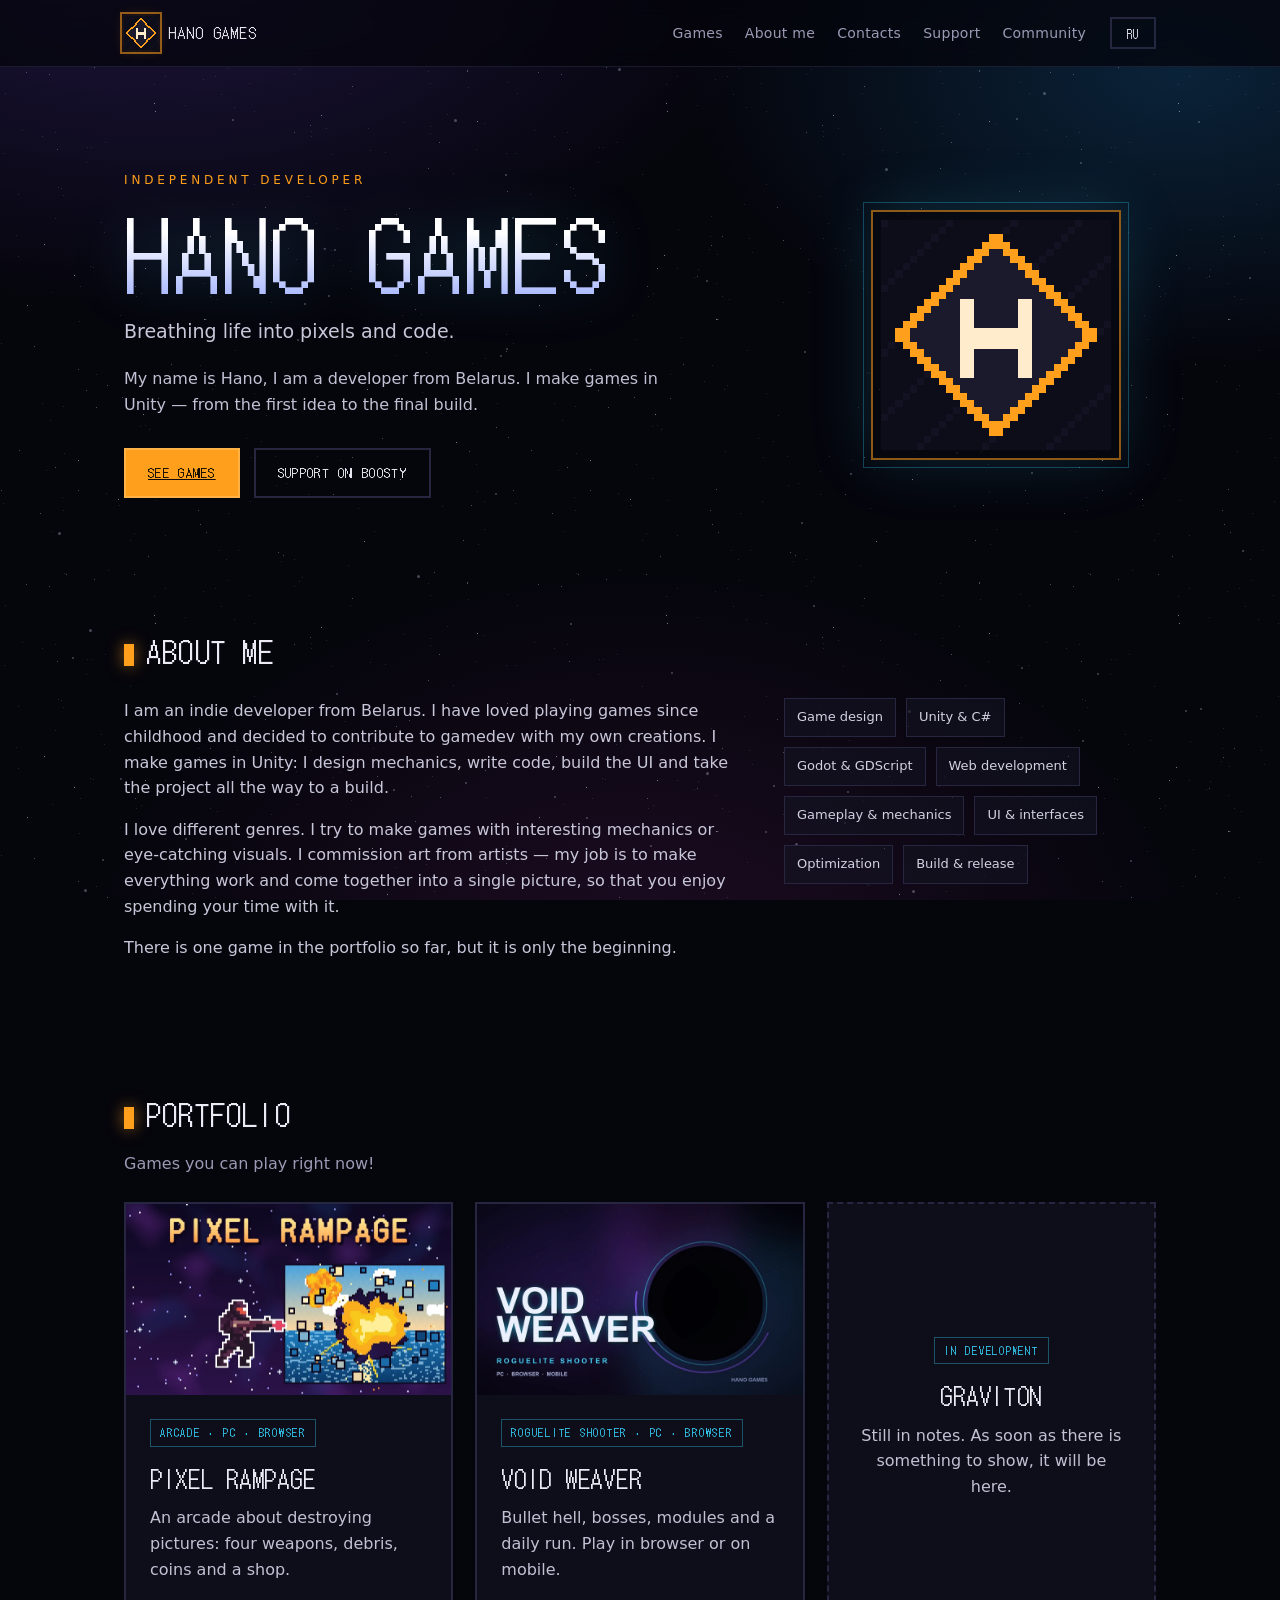
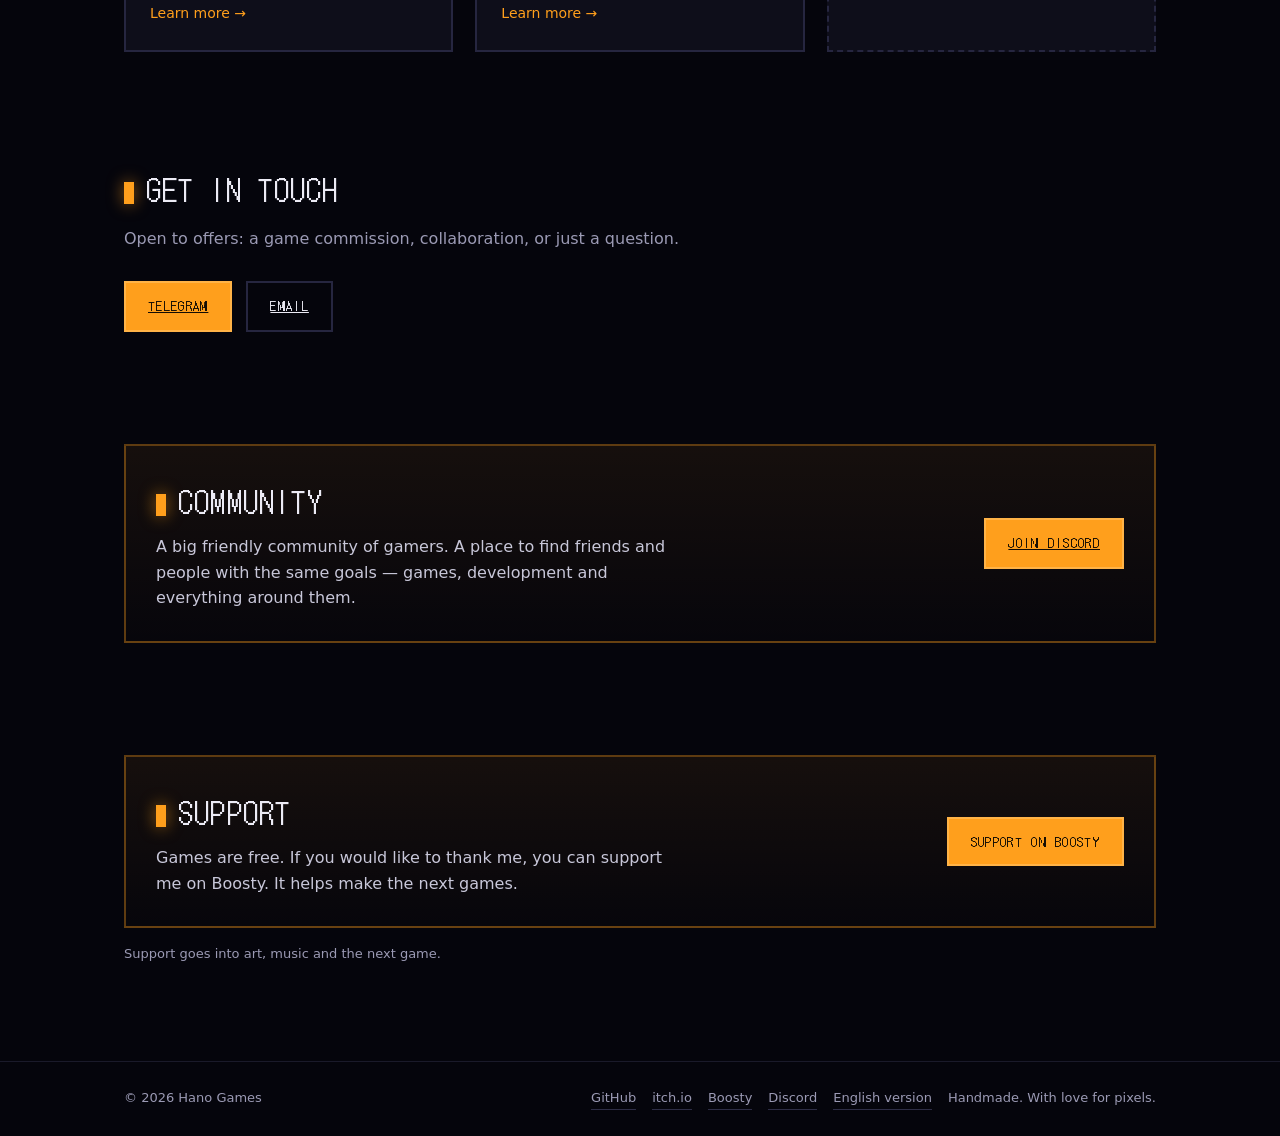
<file: index.html>
<!DOCTYPE html>
<html lang="ru">
<head>
<meta charset="utf-8">
<meta name="viewport" content="width=device-width, initial-scale=1">
<title>Hano Games — независимый разработчик</title>
<meta name="description" content="Hano Games — независимый разработчик игр из Беларуси. Вдыхаю жизнь в пиксели и код: механики, код, интерфейс, сборка. Портфолио: Pixel Rampage и следующие проекты.">
<meta property="og:title" content="Hano Games">
<meta property="og:description" content="Независимый разработчик из Беларуси. Вдыхаю жизнь в пиксели и код.">
<meta property="og:image" content="https://hano-games.netlify.app/img/og-home-ru.png">
<meta property="og:image:alt" content="Вдыхаю жизнь в пиксели и код">
<meta property="og:image:width" content="1200">
<meta property="og:image:height" content="630">
<meta property="og:type" content="website">
<meta property="og:locale" content="ru_RU">
<meta property="og:locale:alternate" content="en_US">
<meta property="og:url" content="https://hano-games.netlify.app/">
<link rel="canonical" href="https://hano-games.netlify.app/">
<link rel="alternate" hreflang="ru" href="https://hano-games.netlify.app/">
<link rel="alternate" hreflang="en" href="https://hano-games.netlify.app/en/">
<link rel="alternate" hreflang="x-default" href="https://hano-games.netlify.app/">
<link rel="icon" href="img/favicon-32.png" sizes="32x32">
<link rel="apple-touch-icon" href="img/apple-touch-icon.png">
<link rel="preload" href="fonts/dotgothic.woff2" as="font" type="font/woff2" crossorigin>
<link rel="stylesheet" href="css/style.css">

<!-- Yandex.Metrika counter -->
<script type="text/javascript">
    (function(m,e,t,r,i,k,a){
        m[i]=m[i]||function(){(m[i].a=m[i].a||[]).push(arguments)};
        m[i].l=1*new Date();
        for (var j = 0; j < document.scripts.length; j++) {if (document.scripts[j].src === r) { return; }}
        k=e.createElement(t),a=e.getElementsByTagName(t)[0],k.async=1,k.src=r,a.parentNode.insertBefore(k,a)
    })(window, document,'script','https://mc.yandex.ru/metrika/tag.js?id=114110153', 'ym');

    ym(114110153, 'init', {ssr:true, webvisor:true, clickmap:true, ecommerce:"dataLayer", referrer: document.referrer, url: location.href, accurateTrackBounce:true, trackLinks:true});
</script>
<noscript><div><img src="https://mc.yandex.ru/watch/114110153" style="position:absolute; left:-9999px;" alt="" /></div></noscript>
<!-- /Yandex.Metrika counter -->
</head>
<body data-page="home">
<div id="starfield" aria-hidden="true"></div>

<header class="top">
  <div class="wrap top-inner">
    <a class="logo" href="index.html">
      <img src="img/logo.png" alt="" width="34" height="34">
      <span>Hano Games</span>
    </a>
    <nav class="nav">
      <a href="#portfolio" data-i18n="nav.games">Игры</a>
      <a href="#about" data-i18n="nav.about">Обо мне</a>
      <a href="#contact" id="nav-contact" data-i18n="nav.contact">Контакты</a>
      <a href="#support" data-i18n="nav.support">Поддержать</a>
      <a href="#community" data-i18n="nav.community">Сообщество</a>
    </nav>
    <button class="lang" id="lang" type="button" aria-label="Switch language">EN</button>
  </div>
</header>

<main>
  <section class="hero">
    <div class="wrap hero-grid">
      <div>
        <p class="kicker" data-i18n="hero.kicker">Независимый разработчик</p>
        <h1 data-i18n="hero.title">Hano Games</h1>
        <p class="tagline" data-i18n="hero.tagline">Вдыхаю жизнь в пиксели и код.</p>
        <p class="bio" data-i18n="hero.bio">Меня зовут Hano, я разработчик из Беларуси. Разрабатываю игры на Unity и Godot, а ещё делаю веб-версии — от первой идеи до финальной сборки.</p>
        <div class="actions">
          <a class="btn primary" href="#portfolio" data-i18n="btn.games">Смотреть игры</a>
          <button class="btn ghost" type="button" data-action="support" data-i18n="btn.support">Поддержать на Boosty</button>
        </div>
      </div>
      <div class="hero-art">
        <img src="img/logo.png" alt="Hano Games" width="240" height="240">
      </div>
    </div>
  </section>

  <section class="section" id="about">
    <div class="wrap">
      <h2 data-i18n="about.title">Обо мне</h2>
      <div class="about-grid">
        <div class="about">
          <p data-i18n="about.text1">Я инди-разработчик из Беларуси. С детства любил играть в игры и решил пополнить геймдев своими творениями. Создаю игры на Unity и Godot, делаю браузерные версии: придумываю механики, пишу код, собираю интерфейс и довожу проект до сборки.</p>
          <p data-i18n="about.text2">Люблю разные жанры игр. Стараюсь делать игры с интересной механикой или цепляющим визуалом. Арт для проектов заказываю у художников — сам отвечаю за то, чтобы всё работало и складывалось в единую картину, чтобы вам было интересно скоротать время.</p>
          <p data-i18n="about.text3">В портфолио уже две игры — и это только начало.</p>
        </div>
        <ul class="skills">
          <li data-i18n="skills.gamedesign">Game design</li>
          <li data-i18n="skills.unity">Unity и C#</li>
          <li data-i18n="skills.godot">Godot и GDScript</li>
          <li data-i18n="skills.web">Веб-разработка</li>
          <li data-i18n="skills.gameplay">Геймплей и механики</li>
          <li data-i18n="skills.ui">UI и интерфейсы</li>
          <li data-i18n="skills.optimization">Оптимизация</li>
          <li data-i18n="skills.release">Сборка и релиз</li>
        </ul>
      </div>
    </div>
  </section>

  <section class="section" id="portfolio">
    <div class="wrap">
      <h2 data-i18n="portfolio.title">Портфолио</h2>
      <p class="sub" data-i18n="portfolio.sub">Игры, которые можно поиграть прямо сейчас!</p>

      <div class="portfolio">
        <a class="game-card" href="game.html">
          <div class="game-card-art">
            <img src="img/cover-800x470_ru.webp" alt="Pixel Rampage"
                 data-src-ru="img/cover-800x470_ru.webp" data-src-en="img/cover-800x470_en.webp">
          </div>
          <div class="game-card-body">
            <span class="tag" data-i18n="game.tag">Аркада · ПК · Браузер</span>
            <h3>Pixel Rampage</h3>
            <p data-i18n="game.short">Аркада про разрушение картинок: четыре оружия, осколки, монеты и магазин.</p>
            <span class="more" data-i18n="game.open">Подробнее →</span>
          </div>
        </a>

        <a class="game-card" href="void-weaver.html">
          <div class="game-card-art">
            <img src="img/cover-vw-ru-800x470.webp" alt="Void Weaver" loading="lazy"
                 data-src-ru="img/cover-vw-ru-800x470.webp" data-src-en="img/cover-800x470_vw.webp">
          </div>
          <div class="game-card-body">
            <span class="tag" data-i18n="vw.card.tag">Рогалик-шутер · ПК · Браузер</span>
            <h3>Void Weaver</h3>
            <p data-i18n="vw.card.short">Град пуль, боссы, модули и ежедневный забег. Играй в браузере или на телефоне.</p>
            <span class="more" data-i18n="game.open">Подробнее →</span>
          </div>
        </a>
        <div class="game-card soon-card">
          <div class="soon-inner">
            <span class="tag" data-i18n="portfolio.soon.tag">В разработке</span>
            <h3 data-i18n="portfolio.soon.title">Следующая игра</h3>
            <p data-i18n="portfolio.soon.text">Пока в заметках. Как только появится что показать — будет здесь.</p>
          </div>
        </div>
      </div>
    </div>
  </section>

  <section class="section" id="contact">
    <div class="wrap">
      <h2 data-i18n="contact.title">Связаться</h2>
      <p class="sub" data-i18n="contact.sub">Открыт к предложениям: заказ игры, коллаборация или просто вопрос.</p>
      <div class="actions">
        <a class="btn primary" id="contact-telegram" href="#" hidden data-i18n="contact.telegram">Telegram</a>
        <a class="btn ghost" id="contact-email" href="#" hidden data-i18n="contact.email">Почта</a>
        <a class="btn ghost" id="contact-vk" href="#" hidden data-i18n="contact.vk">VK</a>
      </div>
    </div>
  </section>

  <section class="section" id="community">
    <div class="wrap">
      <div class="support-panel">
        <div>
          <h2 data-i18n="community.title">Сообщество</h2>
          <p data-i18n="community.text">Большое дружное сообщество геймеров. Здесь можно найти друзей и товарищей с общими целями — по играм, разработке и всему вокруг.</p>
        </div>
        <a class="btn primary" href="https://discord.gg/8kCTWJewCb" target="_blank" rel="noopener" data-i18n="community.join">Вступить в Discord</a>
      </div>
    </div>
  </section>

  <section class="section" id="support">
    <div class="wrap">
      <div class="support-panel">
        <div>
          <h2 data-i18n="support.title">Поддержать</h2>
          <p data-i18n="support.text">Игры бесплатные. Если хочется отблагодарить меня — можно поддержать на Boosty. Это помогает делать следующие игры.</p>
        </div>
        <button class="btn primary" type="button" data-action="support" data-i18n="btn.support">Поддержать на Boosty</button>
      </div>
      <p class="note" data-i18n="support.note">Ссылка на Boosty скоро появится.</p>
    </div>
  </section>
</main>

<footer class="foot">
  <div class="wrap foot-inner">
    <span>© 2026 Hano Games</span>
    <span class="foot-links">
      <a href="https://github.com/HanoSoullsGames/pixel-rampage" target="_blank" rel="noopener">GitHub</a>
      <a href="https://hanosoulls.itch.io/pixel-rampage" target="_blank" rel="noopener">itch.io</a>
      <a href="https://boosty.to/hano.games" target="_blank" rel="noopener">Boosty</a>
      <a href="https://discord.gg/8kCTWJewCb" target="_blank" rel="noopener">Discord</a>
      <a href="en/index.html" hreflang="en">English version</a>
      <span data-i18n="footer.made">Сделано вручную. С любовью к пикселям.</span>
    </span>
  </div>
</footer>

<div class="toast" id="toast" role="status" aria-live="polite"></div>

<script src="js/main.js?v=2"></script>
</body>
</html>
</file>
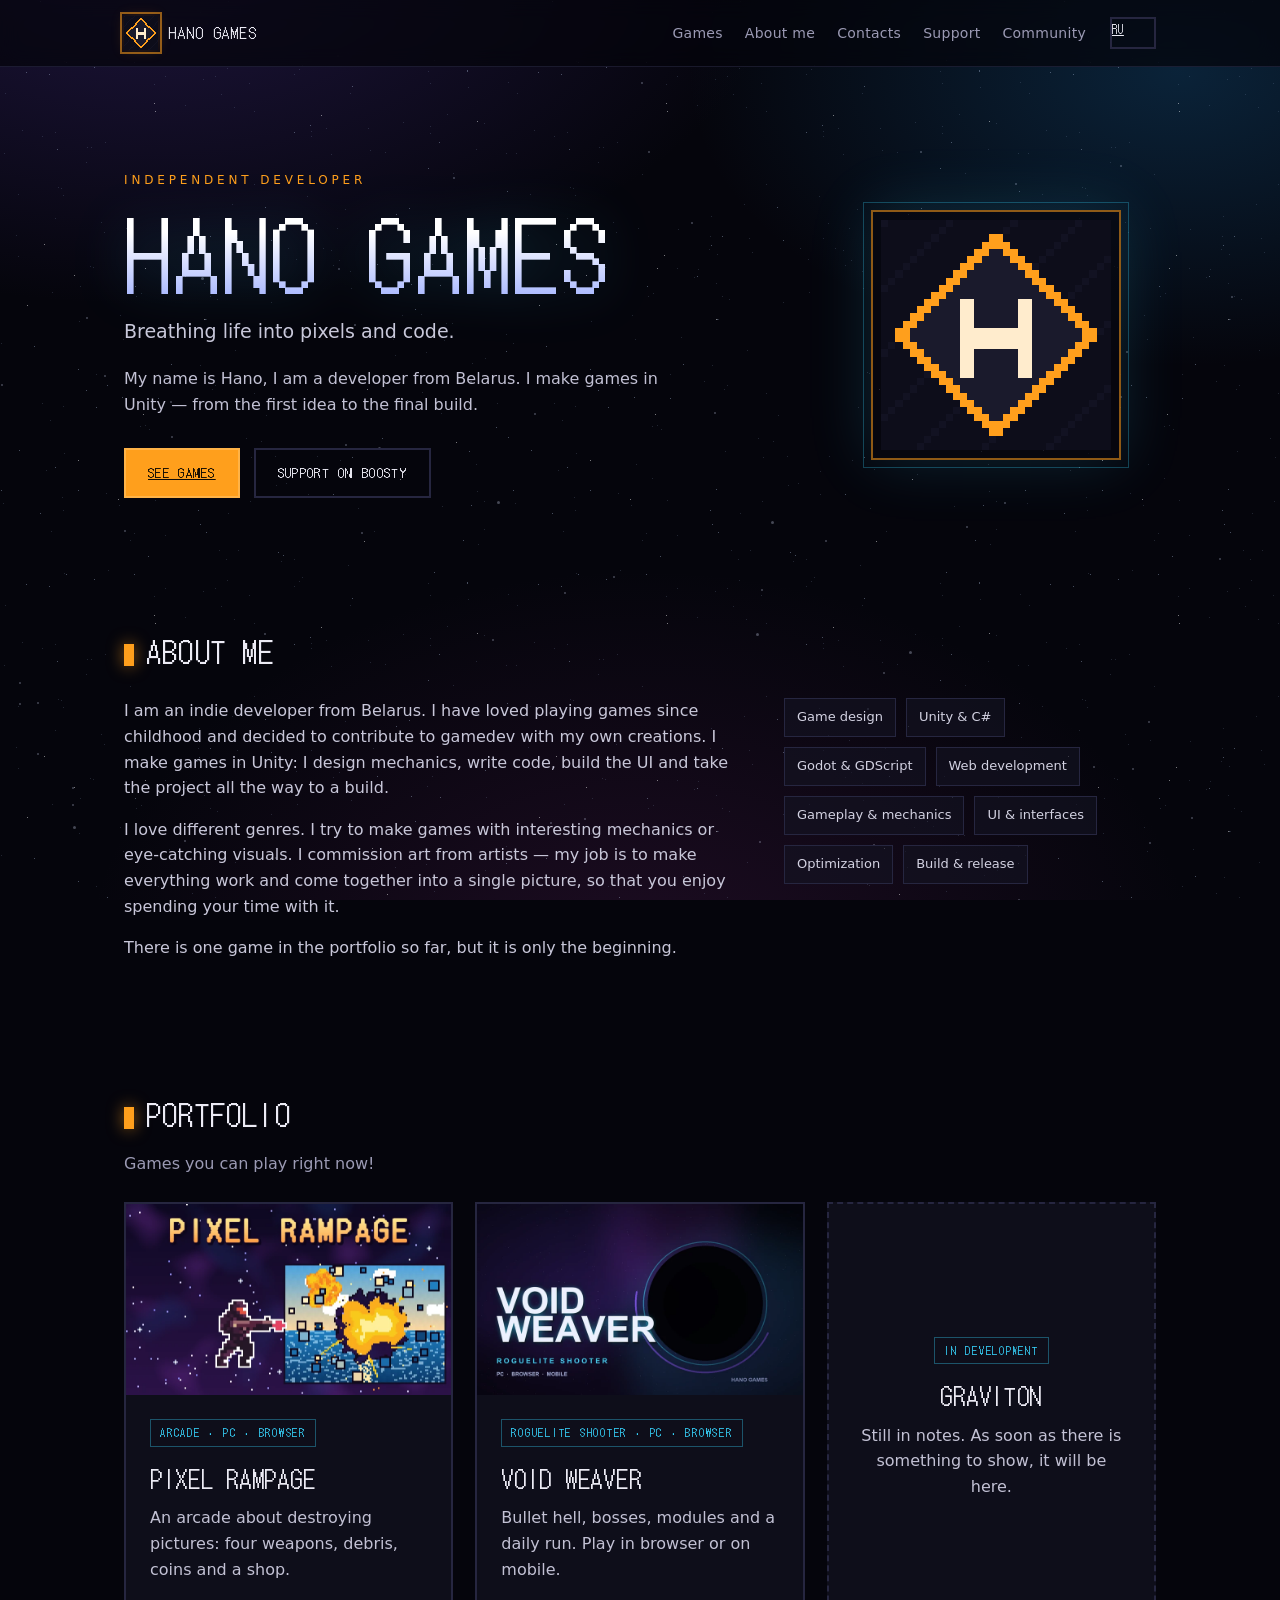
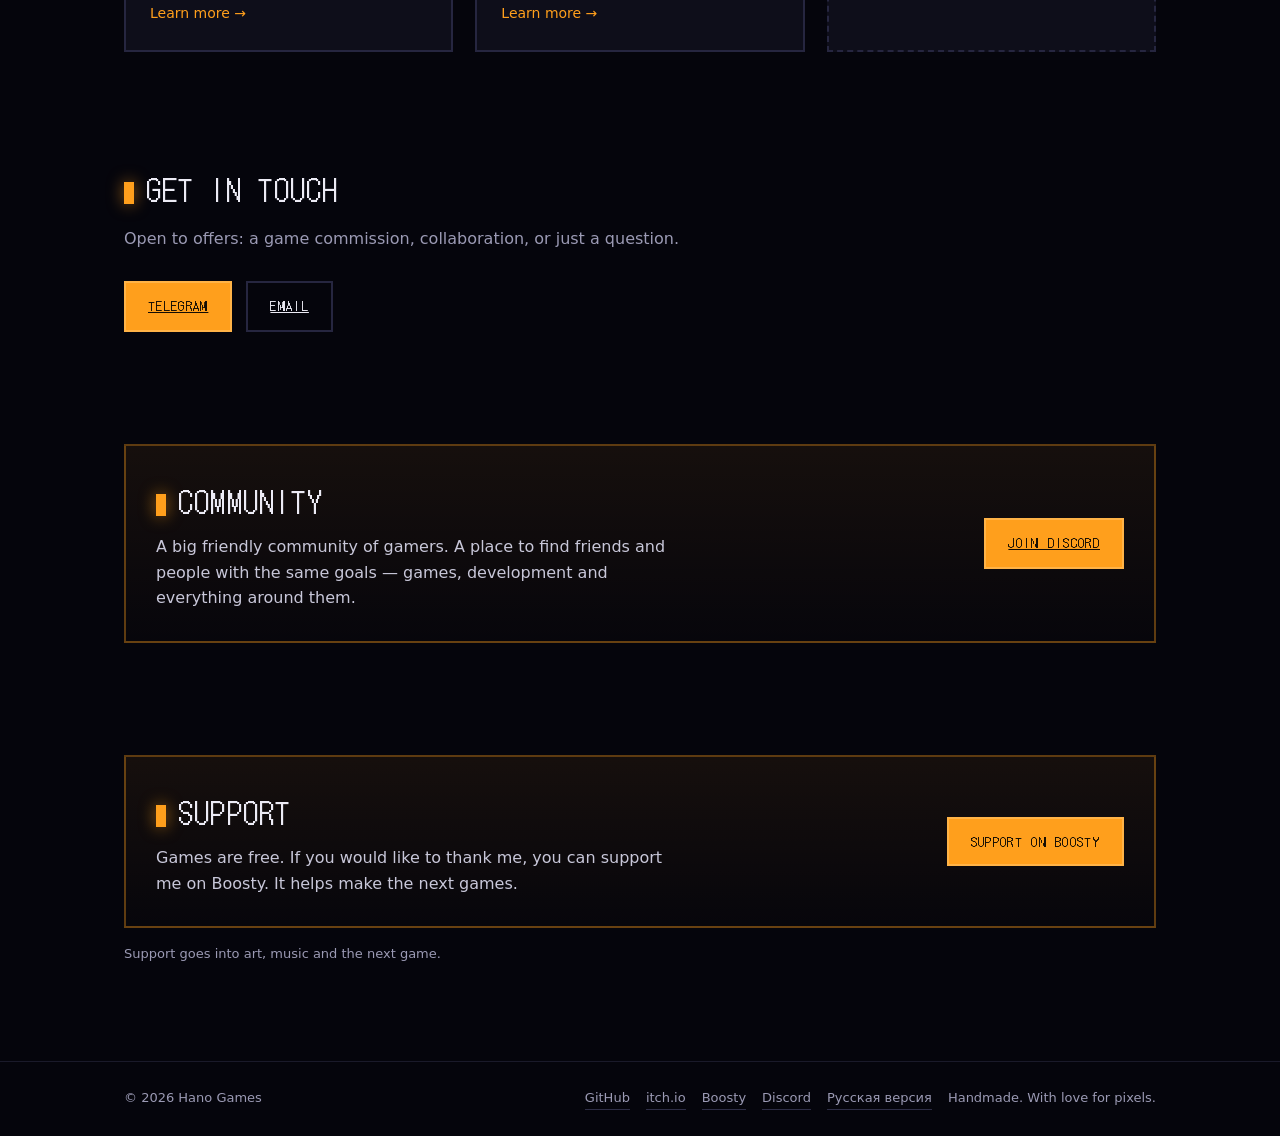
<file: en/index.html>
<!DOCTYPE html>
<html lang="en">
<head>
<meta charset="utf-8">
<meta name="viewport" content="width=device-width, initial-scale=1">
<title>Hano Games — indie game developer</title>
<meta name="description" content="Hano Games — indie game developer from Belarus. Breathing life into pixels and code: mechanics, code, UI and builds. Portfolio: Pixel Rampage and upcoming projects.">
<meta property="og:title" content="Hano Games">
<meta property="og:description" content="Breathing life into pixels and code.">
<meta property="og:image" content="https://hano-games.netlify.app/img/og-home-en.png">
<meta property="og:image:alt" content="Breathing life into pixels and code.">
<meta property="og:image:width" content="1200">
<meta property="og:image:height" content="630">
<meta property="og:type" content="website">
<meta property="og:locale" content="en_US">
<meta property="og:locale:alternate" content="ru_RU">
<meta property="og:url" content="https://hano-games.netlify.app/en/">
<link rel="canonical" href="https://hano-games.netlify.app/en/">
<link rel="alternate" hreflang="en" href="https://hano-games.netlify.app/en/">
<link rel="alternate" hreflang="ru" href="https://hano-games.netlify.app/">
<link rel="alternate" hreflang="x-default" href="https://hano-games.netlify.app/">
<link rel="icon" href="../img/favicon-32.png" sizes="32x32">
<link rel="apple-touch-icon" href="../img/apple-touch-icon.png">
<link rel="preload" href="../fonts/dotgothic.woff2" as="font" type="font/woff2" crossorigin>
<link rel="stylesheet" href="../css/style.css">

<!-- Yandex.Metrika counter -->
<script type="text/javascript">
    (function(m,e,t,r,i,k,a){
        m[i]=m[i]||function(){(m[i].a=m[i].a||[]).push(arguments)};
        m[i].l=1*new Date();
        for (var j = 0; j < document.scripts.length; j++) {if (document.scripts[j].src === r) { return; }}
        k=e.createElement(t),a=e.getElementsByTagName(t)[0],k.async=1,k.src=r,a.parentNode.insertBefore(k,a)
    })(window, document,'script','https://mc.yandex.ru/metrika/tag.js?id=114110153', 'ym');

    ym(114110153, 'init', {ssr:true, webvisor:true, clickmap:true, ecommerce:"dataLayer", referrer: document.referrer, url: location.href, accurateTrackBounce:true, trackLinks:true});
</script>
<noscript><div><img src="https://mc.yandex.ru/watch/114110153" style="position:absolute; left:-9999px;" alt="" /></div></noscript>
<!-- /Yandex.Metrika counter -->
</head>
<body data-page="home" data-root="../" data-fixed-lang="en">
<div id="starfield" aria-hidden="true"></div>

<header class="top">
  <div class="wrap top-inner">
    <a class="logo" href="../index.html">
      <img src="../img/logo.png" alt="" width="34" height="34">
      <span>Hano Games</span>
    </a>
    <nav class="nav">
      <a href="#portfolio" data-i18n="nav.games">Games</a>
      <a href="#about" data-i18n="nav.about">About me</a>
      <a href="#contact" id="nav-contact" data-i18n="nav.contact">Contacts</a>
      <a href="#support" data-i18n="nav.support">Support</a>
      <a href="#community" data-i18n="nav.community">Community</a>
    </nav>
    <a class="lang" id="lang" href="../index.html?lang=ru" aria-label="Переключить на русский">RU</a>
  </div>
</header>

<main>
  <section class="hero">
    <div class="wrap hero-grid">
      <div>
        <p class="kicker" data-i18n="hero.kicker">Independent developer</p>
        <h1 data-i18n="hero.title">Hano Games</h1>
        <p class="tagline" data-i18n="hero.tagline">Breathing life into pixels and code.</p>
        <p class="bio" data-i18n="hero.bio">My name is Hano, I am a developer from Belarus. I make games in Unity and Godot, and build web versions — from the first idea to the final build.</p>
        <div class="actions">
          <a class="btn primary" href="#portfolio" data-i18n="btn.games">See games</a>
          <button class="btn ghost" type="button" data-action="support" data-i18n="btn.support">Support on Boosty</button>
        </div>
      </div>
      <div class="hero-art">
        <img src="../img/logo.png" alt="Hano Games" width="240" height="240">
      </div>
    </div>
  </section>

  <section class="section" id="about">
    <div class="wrap">
      <h2 data-i18n="about.title">About me</h2>
      <div class="about-grid">
        <div class="about">
          <p data-i18n="about.text1">I am an indie developer from Belarus. I have loved playing games since childhood and decided to contribute to gamedev with my own creations. I make games in Unity and Godot, and build browser versions: I design mechanics, write code, build the UI and take the project all the way to a build.</p>
          <p data-i18n="about.text2">I love different genres. I try to make games with interesting mechanics or eye-catching visuals. I commission art from artists — my job is to make everything work and come together into a single picture, so that you enjoy spending your time with it.</p>
          <p data-i18n="about.text3">There are two games in the portfolio already — and that is only the beginning.</p>
        </div>
        <ul class="skills">
          <li data-i18n="skills.gamedesign">Game design</li>
          <li data-i18n="skills.unity">Unity & C#</li>
          <li data-i18n="skills.godot">Godot & GDScript</li>
          <li data-i18n="skills.web">Web development</li>
          <li data-i18n="skills.gameplay">Gameplay & mechanics</li>
          <li data-i18n="skills.ui">UI & interfaces</li>
          <li data-i18n="skills.optimization">Optimization</li>
          <li data-i18n="skills.release">Build & release</li>
        </ul>
      </div>
    </div>
  </section>

  <section class="section" id="portfolio">
    <div class="wrap">
      <h2 data-i18n="portfolio.title">Portfolio</h2>
      <p class="sub" data-i18n="portfolio.sub">Games you can play right now!</p>

      <div class="portfolio">
        <a class="game-card" href="../game.html">
          <div class="game-card-art">
            <img src="../img/cover-800x470_en.webp" alt="Pixel Rampage"
                 data-src-ru="../img/cover-800x470_ru.webp" data-src-en="../img/cover-800x470_en.webp">
          </div>
          <div class="game-card-body">
            <span class="tag" data-i18n="game.tag">Arcade · PC · Browser</span>
            <h3>Pixel Rampage</h3>
            <p data-i18n="game.short">An arcade about destroying pictures: four weapons, debris, coins and a shop.</p>
            <span class="more" data-i18n="game.open">Learn more →</span>
          </div>
        </a>

        <a class="game-card" href="void-weaver.html">
          <div class="game-card-art">
            <img src="../img/cover-800x470_vw.webp" alt="Void Weaver" loading="lazy"
                 data-src-ru="../img/cover-vw-ru-800x470.webp" data-src-en="../img/cover-800x470_vw.webp">
          </div>
          <div class="game-card-body">
            <span class="tag" data-i18n="vw.card.tag">Рогалик-шутер · ПК · Браузер</span>
            <h3>Void Weaver</h3>
            <p data-i18n="vw.card.short">Град пуль, боссы, модули и ежедневный забег. Играй в браузере или на телефоне.</p>
            <span class="more" data-i18n="game.open">Подробнее →</span>
          </div>
        </a>
        <div class="game-card soon-card">
          <div class="soon-inner">
            <span class="tag" data-i18n="portfolio.soon.tag">In development</span>
            <h3 data-i18n="portfolio.soon.title">Next game</h3>
            <p data-i18n="portfolio.soon.text">Still in notes. As soon as there is something to show, it will be here.</p>
          </div>
        </div>
      </div>
    </div>
  </section>

  <section class="section" id="contact">
    <div class="wrap">
      <h2 data-i18n="contact.title">Get in touch</h2>
      <p class="sub" data-i18n="contact.sub">Open to offers: a game commission, collaboration, or just a question.</p>
      <div class="actions">
        <a class="btn primary" id="contact-telegram" href="#" hidden data-i18n="contact.telegram">Telegram</a>
        <a class="btn ghost" id="contact-email" href="#" hidden data-i18n="contact.email">Email</a>
        <a class="btn ghost" id="contact-vk" href="#" hidden data-i18n="contact.vk">VK</a>
      </div>
    </div>
  </section>

  <section class="section" id="community">
    <div class="wrap">
      <div class="support-panel">
        <div>
          <h2 data-i18n="community.title">Community</h2>
          <p data-i18n="community.text">A big friendly community of gamers. A place to find friends and people with the same goals — games, development and everything around them.</p>
        </div>
        <a class="btn primary" href="https://discord.gg/8kCTWJewCb" target="_blank" rel="noopener" data-i18n="community.join">Join Discord</a>
      </div>
    </div>
  </section>

  <section class="section" id="support">
    <div class="wrap">
      <div class="support-panel">
        <div>
          <h2 data-i18n="support.title">Support</h2>
          <p data-i18n="support.text">Games are free. If you would like to thank me, you can support me on Boosty. It helps make the next games.</p>
        </div>
        <button class="btn primary" type="button" data-action="support" data-i18n="btn.support">Support on Boosty</button>
      </div>
      <p class="note" data-i18n="support.note">Support goes into art, music and the next game.</p>
    </div>
  </section>
</main>

<footer class="foot">
  <div class="wrap foot-inner">
    <span>© 2026 Hano Games</span>
    <span class="foot-links">
      <a href="https://github.com/HanoSoullsGames/pixel-rampage" target="_blank" rel="noopener">GitHub</a>
      <a href="https://hanosoulls.itch.io/pixel-rampage" target="_blank" rel="noopener">itch.io</a>
      <a href="https://boosty.to/hano.games" target="_blank" rel="noopener">Boosty</a>
      <a href="https://discord.gg/8kCTWJewCb" target="_blank" rel="noopener">Discord</a>
      <a href="../index.html" hreflang="ru">Русская версия</a>
      <span data-i18n="footer.made">Handmade. With love for pixels.</span>
    </span>
  </div>
</footer>

<div class="toast" id="toast" role="status" aria-live="polite"></div>

<script src="../js/main.js?v=2"></script>
</body>
</html>
</file>
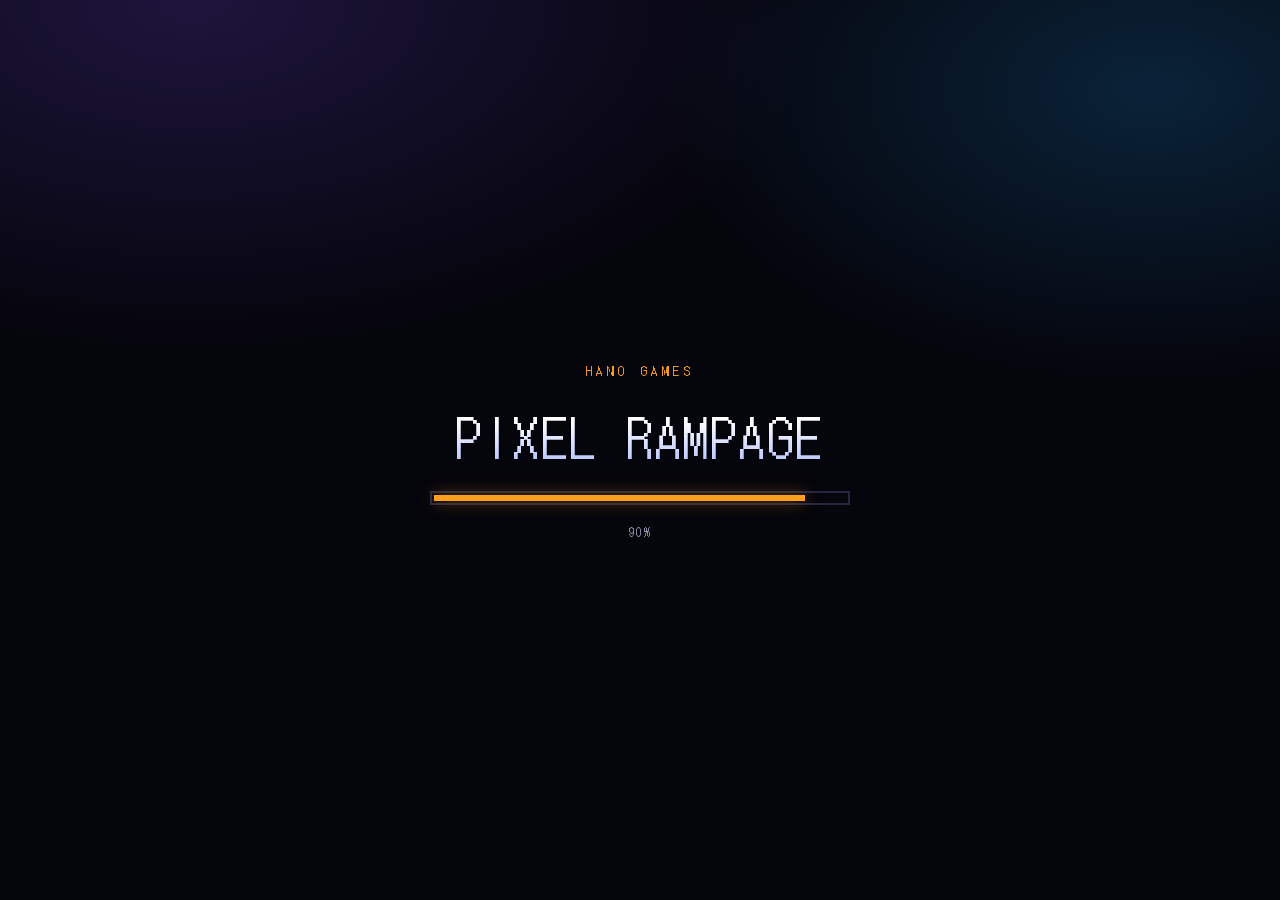
<file: game/index.html>
<!DOCTYPE html>
<html lang="ru">
<head>
<meta charset="utf-8">
<meta name="viewport" content="width=device-width, initial-scale=1.0, user-scalable=no">
<title>Pixel Rampage вЂ” Hano Games</title>
<style>
  @font-face {
    font-family: 'DotGothic';
    src: url('TemplateData/dotgothic.woff2') format('woff2');
    font-display: swap;
  }

  :root {
    --bg: #05050c;
    --ink: #ecebf5;
    --dim: #9b9ab4;
    --accent: #ff9f1c;
    --line: #262640;
  }

  * { box-sizing: border-box; }

  html, body {
    margin: 0;
    height: 100%;
    background: var(--bg);
    color: var(--ink);
    font-family: 'DotGothic', ui-monospace, monospace;
    overflow: hidden;
    overscroll-behavior: none;
    -webkit-tap-highlight-color: transparent;
  }

  #wrap {
    position: fixed;
    inset: 0;
    display: flex;
    align-items: center;
    justify-content: center;
  }

  #unity-canvas {
    width: 100%;
    height: 100%;
    display: block;
    background: #000;
    outline: none;
  }

  #loader {
    position: fixed;
    inset: 0;
    z-index: 10;
    display: flex;
    flex-direction: column;
    align-items: center;
    justify-content: center;
    gap: 18px;
    background:
      radial-gradient(900px 500px at 15% 0%, rgba(60, 40, 120, 0.45), transparent 70%),
      radial-gradient(700px 420px at 90% 10%, rgba(20, 90, 140, 0.35), transparent 70%),
      var(--bg);
    transition: opacity 0.35s ease;
  }

  #loader.hide {
    opacity: 0;
    pointer-events: none;
  }

  .logo {
    font-size: 13px;
    letter-spacing: 0.35em;
    text-transform: uppercase;
    color: var(--accent);
  }

  .title {
    font-size: clamp(26px, 6vw, 52px);
    letter-spacing: 0.06em;
    text-transform: uppercase;
    background: linear-gradient(180deg, #ffffff 30%, #a9b8ff 100%);
    -webkit-background-clip: text;
    background-clip: text;
    color: transparent;
  }

  .bar {
    width: min(420px, 70vw);
    height: 14px;
    padding: 2px;
    border: 2px solid var(--line);
  }

  .fill {
    width: 0%;
    height: 100%;
    background: var(--accent);
    box-shadow: 0 0 16px rgba(255, 159, 28, 0.5);
    transition: width 0.2s ease;
  }

  .hint {
    font-size: 12px;
    letter-spacing: 0.12em;
    color: var(--dim);
  }

  .hint.error {
    max-width: 70vw;
    color: #ff8a7a;
    text-align: center;
    line-height: 1.5;
  }
</style>
</head>
<body>

<div id="wrap">
  <canvas id="unity-canvas" tabindex="-1"></canvas>
</div>

<div id="loader">
  <div class="logo">Hano Games</div>
  <div class="title">Pixel Rampage</div>
  <div class="bar"><div class="fill" id="fill"></div></div>
  <div class="hint" id="hint">Р—Р°РіСЂСѓР·РєР°вЂ¦</div>
</div>

<script>
  var canvas = document.querySelector("#unity-canvas");
  var loader = document.querySelector("#loader");
  var fill = document.querySelector("#fill");
  var hint = document.querySelector("#hint");

  canvas.width = window.innerWidth;
  canvas.height = window.innerHeight;

  var buildUrl = "Build2";
  var loaderUrl = buildUrl + "/WebGL.loader.js";

  var config = {
    dataUrl: buildUrl + "/WebGL.data.br",
    frameworkUrl: buildUrl + "/WebGL.framework.js.br",
    codeUrl: buildUrl + "/WebGL.wasm.br",
    streamingAssetsUrl: "StreamingAssets",
    companyName: "Hano Games",
    productName: "Pixel Rampage",
    productVersion: "0.1.0"
  };

  var script = document.createElement("script");
  script.src = loaderUrl;
  script.onload = function () {
    createUnityInstance(canvas, config, function (progress) {
      var percent = Math.round(progress * 100);
      fill.style.width = Math.max(4, percent) + "%";
      if (percent < 100) hint.textContent = percent + "%";
    }).then(function (instance) {
      window.unityInstance = instance;
      loader.classList.add("hide");
      setTimeout(function () { loader.style.display = "none"; }, 400);
      canvas.focus();
    }).catch(function (message) {
      console.error(message);
      hint.classList.add("error");
      hint.textContent = "РќРµ СѓРґР°Р»РѕСЃСЊ Р·Р°РіСЂСѓР·РёС‚СЊ РёРіСЂСѓ: " + message;
    });
  };
  script.onerror = function () {
    hint.classList.add("error");
    hint.textContent = "РќРµ СѓРґР°Р»РѕСЃСЊ Р·Р°РіСЂСѓР·РёС‚СЊ СЃР±РѕСЂРєСѓ. РџСЂРѕРІРµСЂСЊ, С‡С‚Рѕ РїР°РїРєР° Build Р»РµР¶РёС‚ СЂСЏРґРѕРј СЃ index.html.";
  };

  document.body.appendChild(script);
</script>

</body>
</html>
</file>
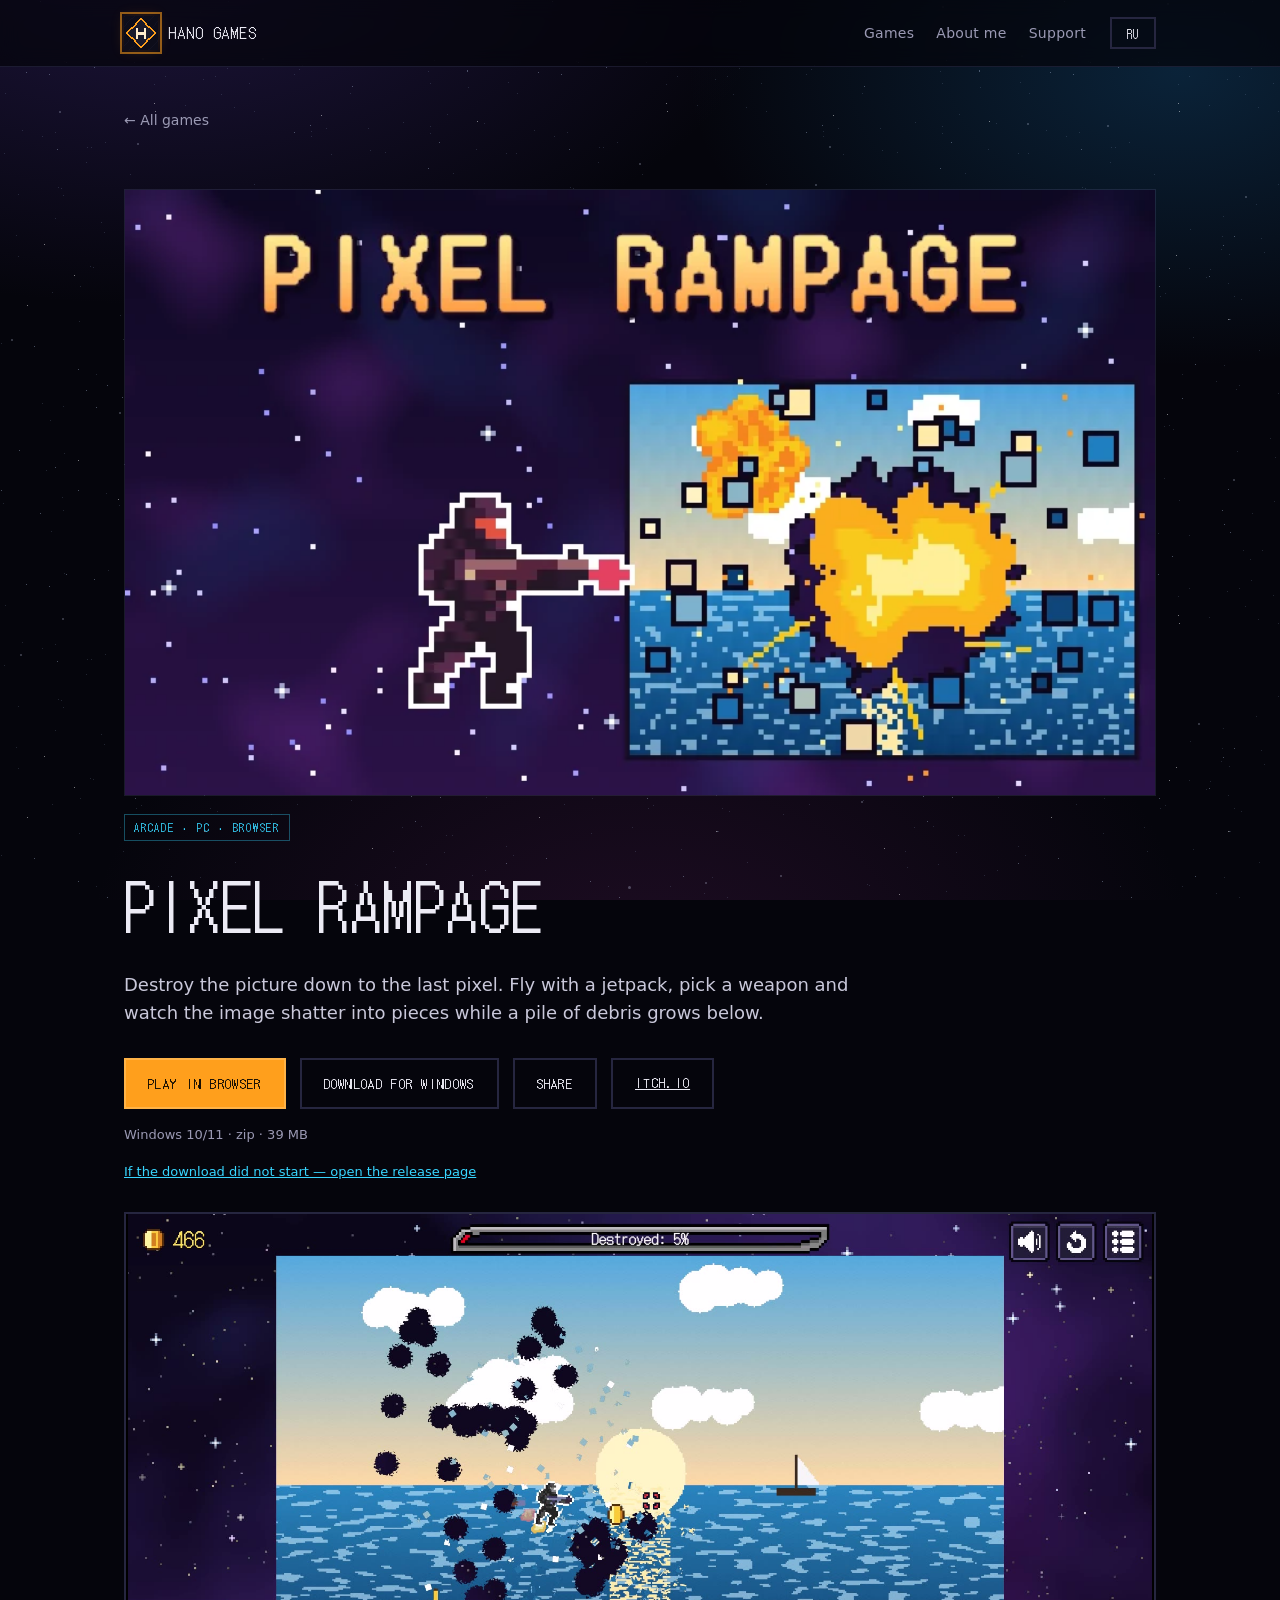
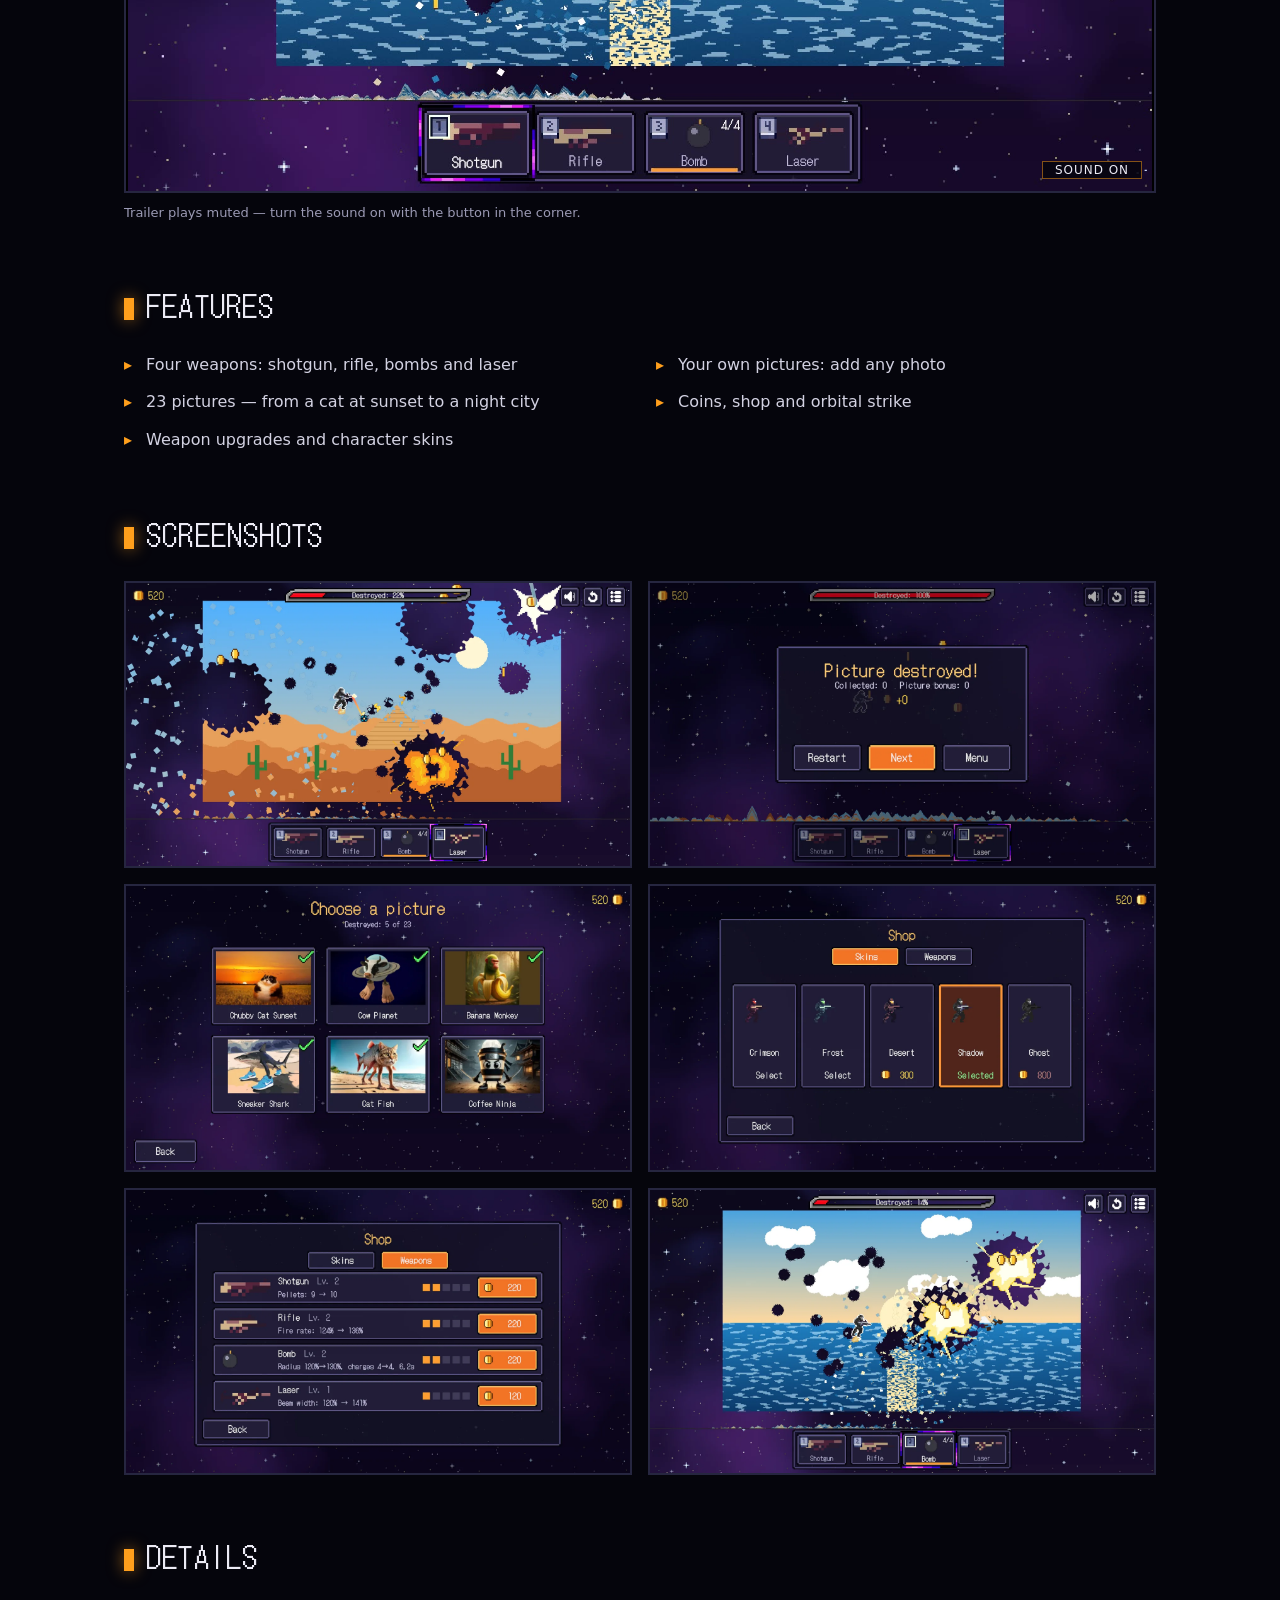
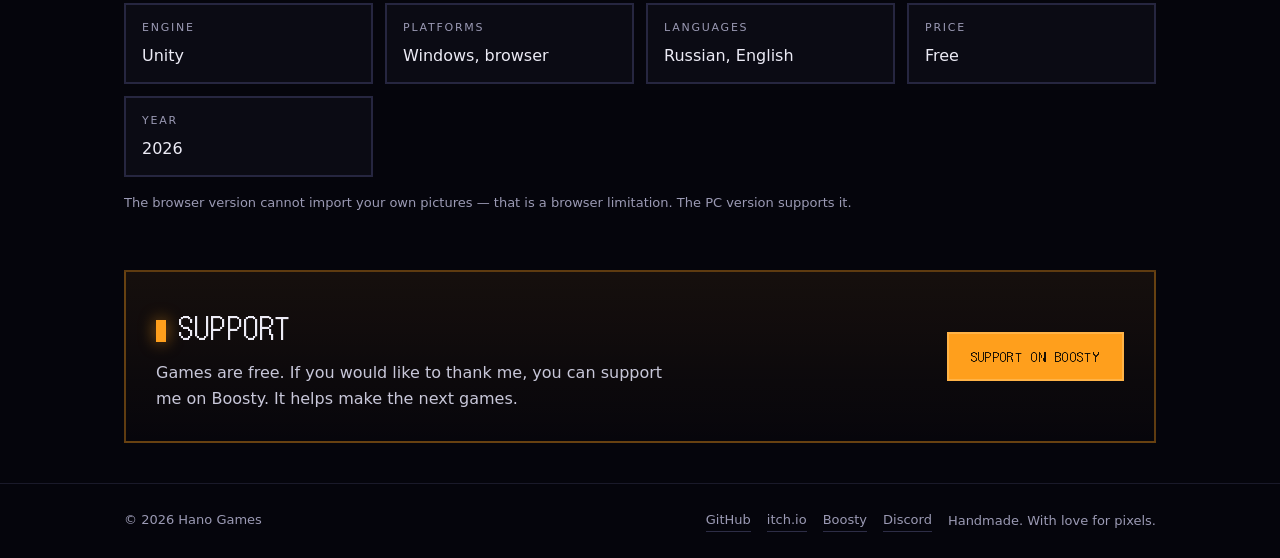
<file: game.html>
<!DOCTYPE html>
<html lang="ru">
<head>
<meta charset="utf-8">
<meta name="viewport" content="width=device-width, initial-scale=1">
<title>Pixel Rampage — Hano Games</title>
<meta name="description" content="Pixel Rampage — аркада про разрушение картинок. Четыре оружия, осколки, монеты и магазин. Бесплатно.">
<meta property="og:title" content="Pixel Rampage">
<meta property="og:description" content="Разрушь картинку до последнего пикселя.">
<meta property="og:image" content="https://hano-games.netlify.app/img/cover-800x470_en.webp">
<meta property="og:image:width" content="800">
<meta property="og:image:height" content="470">
<meta property="og:type" content="website">
<link rel="icon" href="img/favicon-32.png" sizes="32x32">
<link rel="apple-touch-icon" href="img/apple-touch-icon.png">
<link rel="preload" href="fonts/dotgothic.woff2" as="font" type="font/woff2" crossorigin>
<link rel="stylesheet" href="css/style.css">

<!-- Yandex.Metrika counter -->
<script type="text/javascript">
    (function(m,e,t,r,i,k,a){
        m[i]=m[i]||function(){(m[i].a=m[i].a||[]).push(arguments)};
        m[i].l=1*new Date();
        for (var j = 0; j < document.scripts.length; j++) {if (document.scripts[j].src === r) { return; }}
        k=e.createElement(t),a=e.getElementsByTagName(t)[0],k.async=1,k.src=r,a.parentNode.insertBefore(k,a)
    })(window, document,'script','https://mc.yandex.ru/metrika/tag.js?id=114110153', 'ym');

    ym(114110153, 'init', {ssr:true, webvisor:true, clickmap:true, ecommerce:"dataLayer", referrer: document.referrer, url: location.href, accurateTrackBounce:true, trackLinks:true});
</script>
<noscript><div><img src="https://mc.yandex.ru/watch/114110153" style="position:absolute; left:-9999px;" alt="" /></div></noscript>
<!-- /Yandex.Metrika counter -->
</head>
<body data-page="game">
<div id="starfield" aria-hidden="true"></div>

<header class="top">
  <div class="wrap top-inner">
    <a class="logo" href="index.html">
      <img src="img/logo.png" alt="" width="34" height="34">
      <span>Hano Games</span>
    </a>
    <nav class="nav">
      <a href="index.html#portfolio" data-i18n="nav.games">Игры</a>
      <a href="index.html#about" data-i18n="nav.about">Обо мне</a>
      <a href="index.html#support" data-i18n="nav.support">Поддержать</a>
    </nav>
    <button class="lang" id="lang" type="button" aria-label="Switch language">EN</button>
  </div>
</header>

<main class="wrap game-page">
  <a class="back" href="index.html#portfolio" data-i18n="game.back">← Все игры</a>

  <section class="block">
    <img class="hero-shot" src="img/cover-800x470_ru.webp" alt="Pixel Rampage" width="800" height="470" loading="lazy"
         data-src-ru="img/cover-800x470_ru.webp" data-src-en="img/cover-800x470_en.webp">
  </section>


  <div class="game-head">
    <div>
      <span class="tag" data-i18n="game.tag">Аркада · ПК · Браузер</span>
      <h1>Pixel Rampage</h1>
      <p class="lead" data-i18n="game.lead">Разрушь картинку до последнего пикселя. Летай на джетпаке, выбирай оружие и смотри, как изображение рассыпается на осколки, а внизу растёт куча обломков.</p>
      <div class="actions">
        <button class="btn primary" type="button" data-action="play" data-i18n="btn.play">Играть в браузере</button>
        <button class="btn ghost" type="button" data-action="download" data-i18n="btn.download">Скачать для Windows</button>
        <button class="btn ghost" type="button" data-action="share" data-i18n="btn.share">Поделиться</button>
        <a class="btn ghost" href="https://hanosoulls.itch.io/pixel-rampage" target="_blank" rel="noopener">itch.io</a>
      </div>
      <p class="note" data-i18n="game.download.note">Windows 10/11 · zip · 39 МБ</p>
      <p class="note">
        <a href="https://github.com/HanoSoullsGames/pixel-rampage/releases/tag/v0.2.0"
           target="_blank" rel="noopener" data-i18n="game.download.fallback">Если скачивание не началось — страница релиза</a>
      </p>
    </div>
  </div>

  <section class="video-block">    <div class="video-frame">
      <video id="trailer" muted loop playsinline preload="auto" poster="media/poster-ru.jpg">
        <source src="media/trailer-ru.mp4" type="video/mp4">
      </video>
      <button class="sound-toggle" id="sound-toggle" type="button">Включить звук</button>
    </div>
    <p class="note" data-i18n="game.trailer.note">Трейлер без звука — включи кнопкой в углу.</p>
  </section>

  <section class="block">
    <h2 data-i18n="game.features.title">Особенности</h2>
    <ul class="features">
      <li data-i18n="game.f1">Четыре оружия: дробовик, автомат, бомбы и лазер</li>
      <li data-i18n="game.f2">23 картинки — от кота на закате до ночного города</li>
      <li data-i18n="game.f3">Прокачка оружия и скины персонажа</li>
      <li data-i18n="game.f4">Свои картинки: добавь любую фотографию</li>
      <li data-i18n="game.f5">Монеты, магазин и орбитальный удар</li>
    </ul>
  </section>

  <section class="block">
    <h2 data-i18n="game.shots.title">Скриншоты</h2>
    <div class="gallery">
      <img data-shot="02_laser_orbital_strike" alt="" loading="lazy">
      <img data-shot="03_victory" alt="" loading="lazy">
      <img data-shot="04_levels" alt="" loading="lazy">
      <img data-shot="05_shop_skins" alt="" loading="lazy">
      <img data-shot="06_shop_weapons" alt="" loading="lazy">
      <img data-shot="01_destruction" alt="" loading="lazy">
    </div>
  </section>

  <section class="block">
    <h2 data-i18n="game.specs.title">Детали</h2>
    <dl class="specs">
      <div><dt data-i18n="specs.engine">Движок</dt><dd>Unity</dd></div>
      <div><dt data-i18n="specs.platform">Платформы</dt><dd data-i18n="specs.platform.value">Windows, браузер</dd></div>
      <div><dt data-i18n="specs.lang">Языки</dt><dd data-i18n="specs.lang.value">Русский, английский</dd></div>
      <div><dt data-i18n="specs.price">Цена</dt><dd data-i18n="specs.price.value">Бесплатно</dd></div>
      <div><dt data-i18n="specs.year">Год</dt><dd>2026</dd></div>
    </dl>
    <p class="note" data-i18n="game.note">В браузере нельзя добавить свою картинку — это ограничение браузера. В ПК-версии импорт работает.</p>
  </section>

  <section class="block support-panel" id="support">
    <div>
      <h2 data-i18n="support.title">Поддержать</h2>
      <p data-i18n="support.text">Игры бесплатные. Если хочется отблагодарить — можно поддержать на Boosty. Это помогает делать следующие.</p>
    </div>
    <button class="btn primary" type="button" data-action="support" data-i18n="btn.support">Поддержать на Boosty</button>
  </section>
</main>

<footer class="foot">
  <div class="wrap foot-inner">
    <span>© 2026 Hano Games</span>
    <span class="foot-links">
      <a href="https://github.com/HanoSoullsGames/pixel-rampage" target="_blank" rel="noopener">GitHub</a>
      <a href="https://hanosoulls.itch.io/pixel-rampage" target="_blank" rel="noopener">itch.io</a>
      <a href="https://boosty.to/hano.games" target="_blank" rel="noopener">Boosty</a>
      <a href="https://discord.gg/8kCTWJewCb" target="_blank" rel="noopener">Discord</a>
      <span data-i18n="footer.made">Сделано вручную. С любовью к пикселям.</span>
    </span>
  </div>
</footer>

<div class="toast" id="toast" role="status" aria-live="polite"></div>

<script src="js/main.js?v=2"></script>
</body>
</html>
</file>
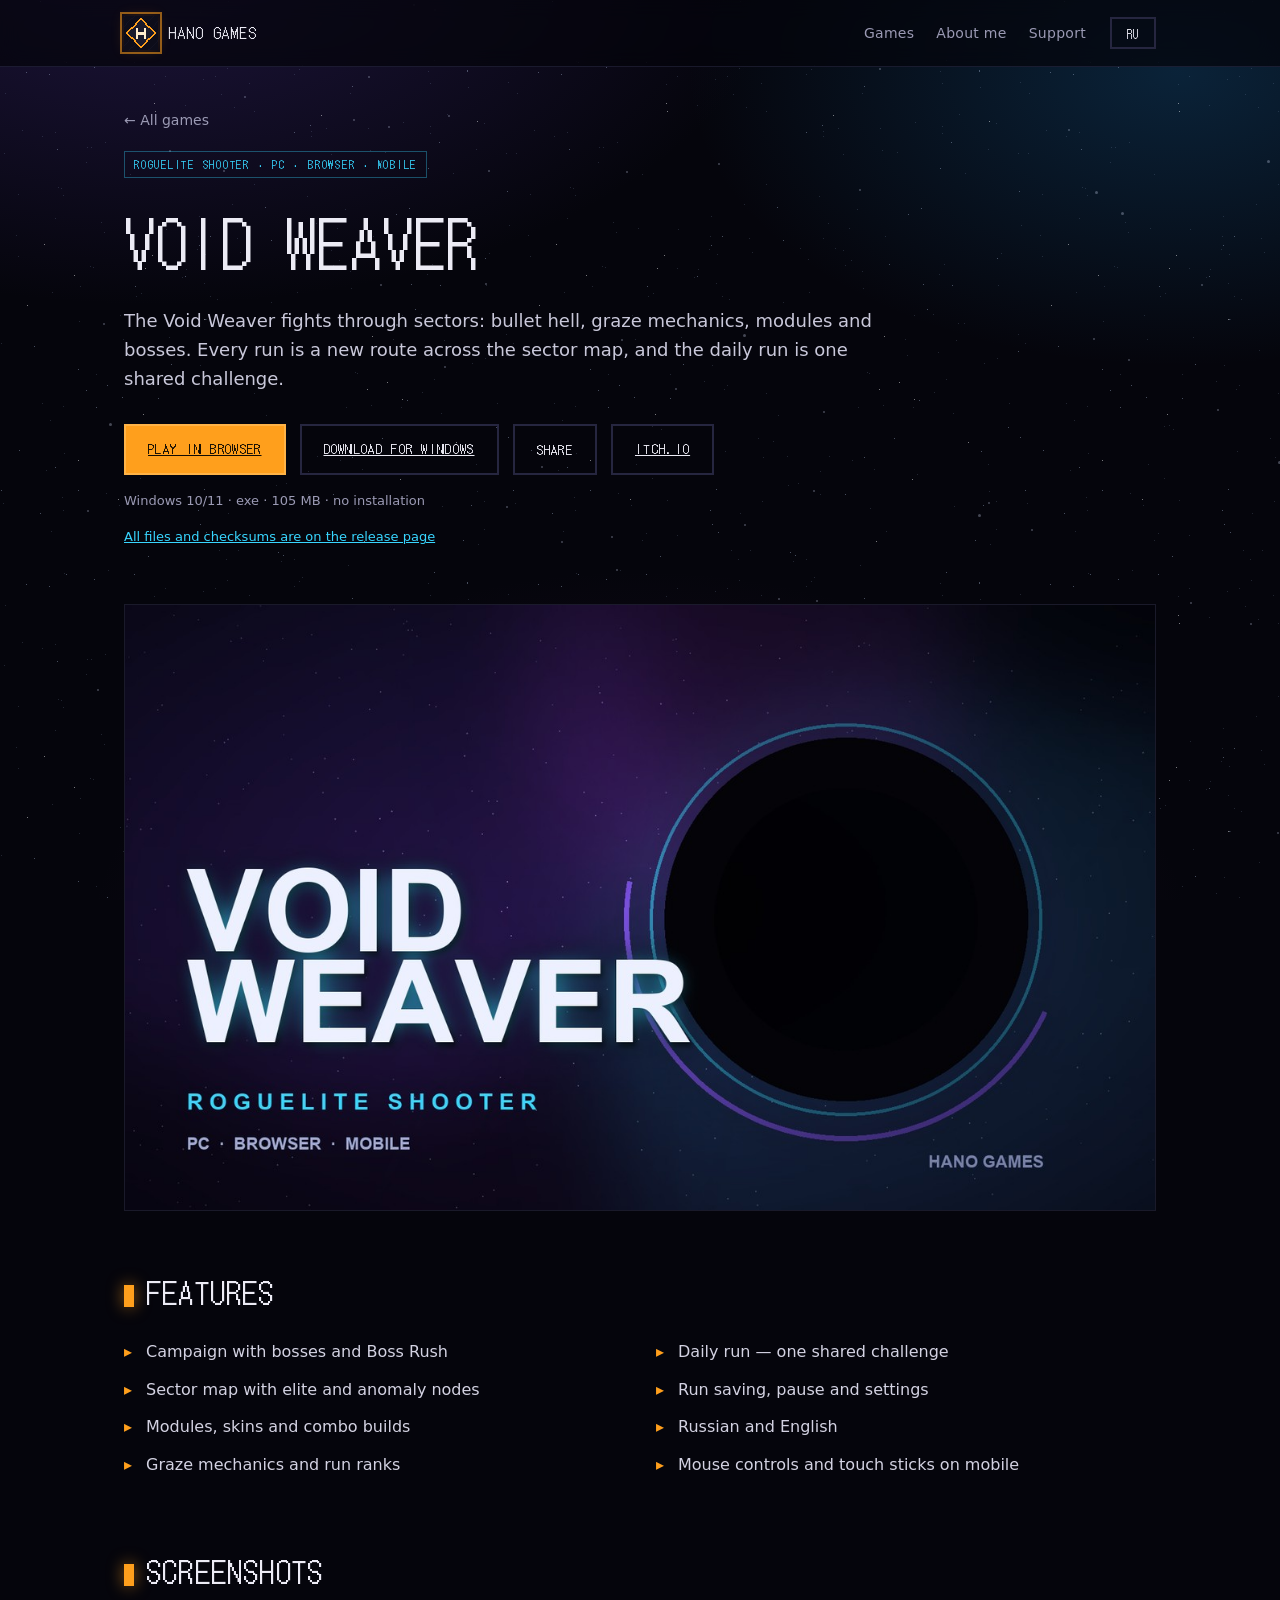
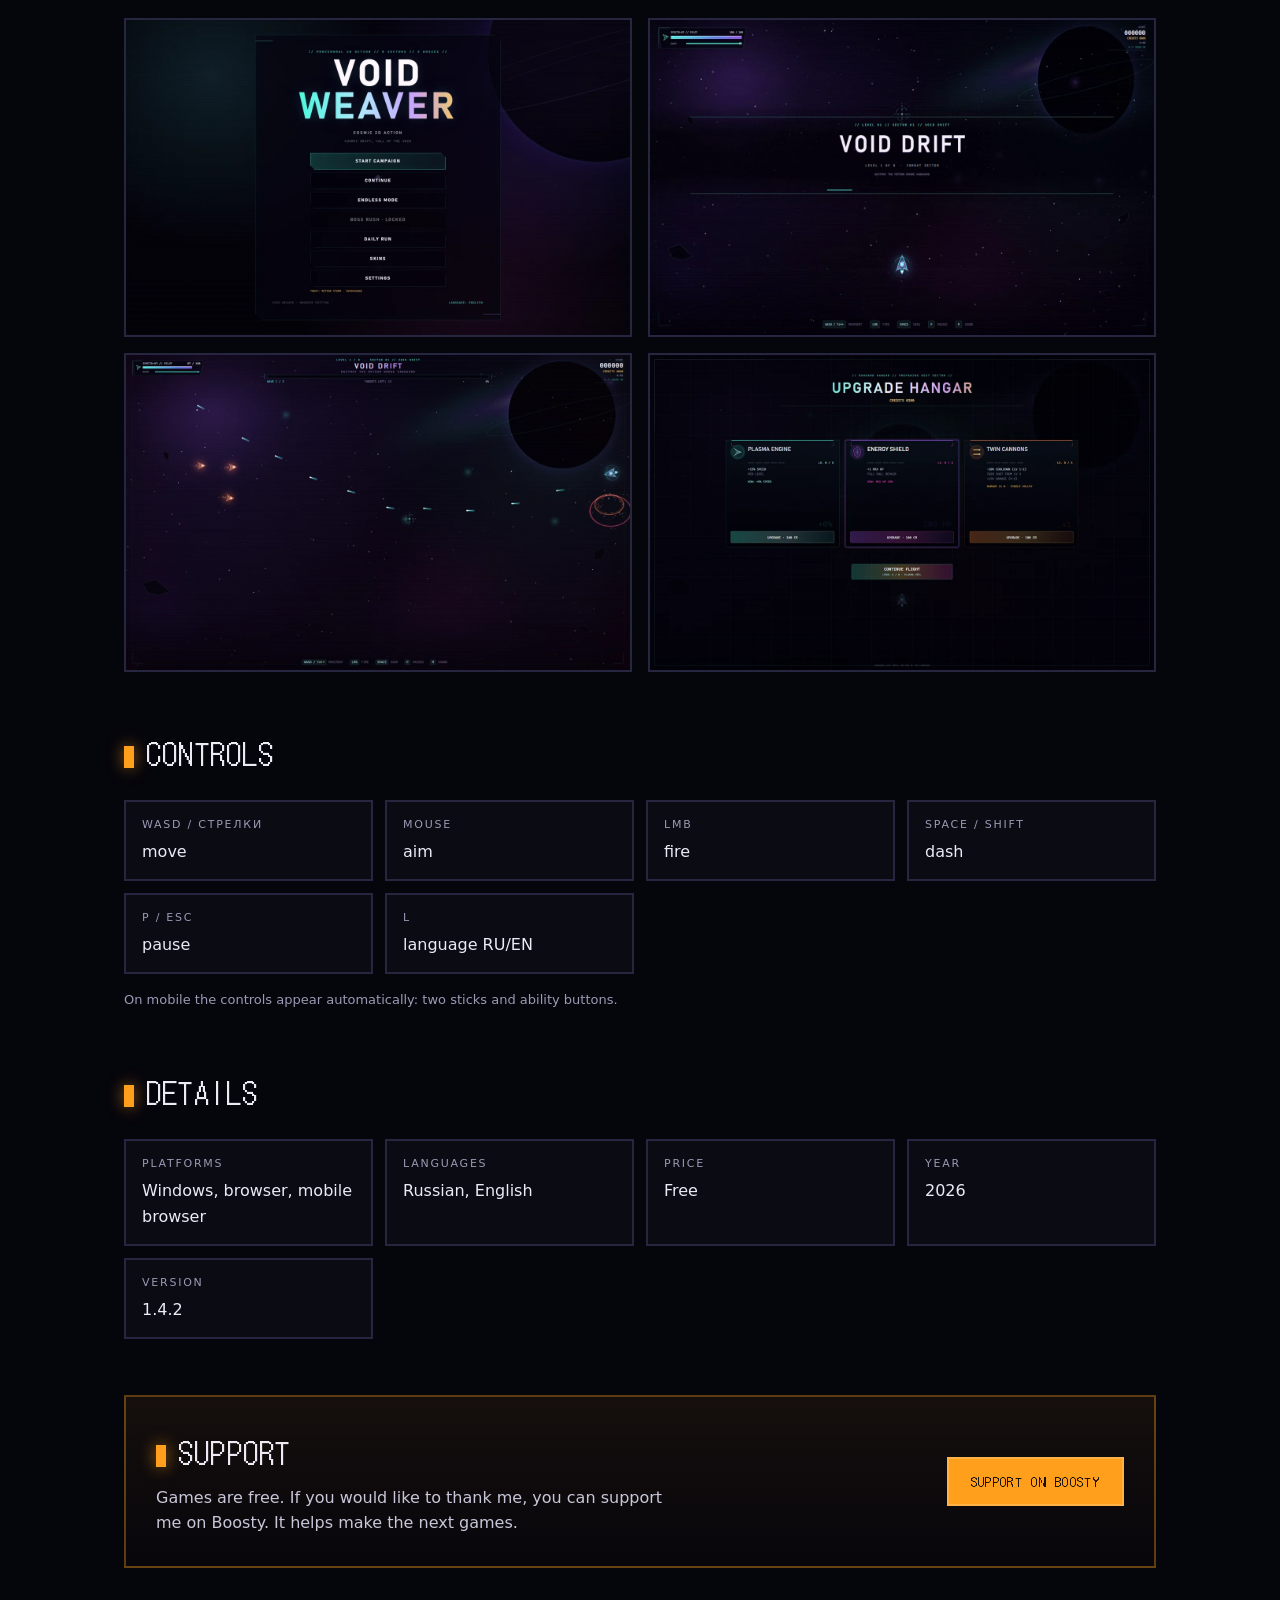
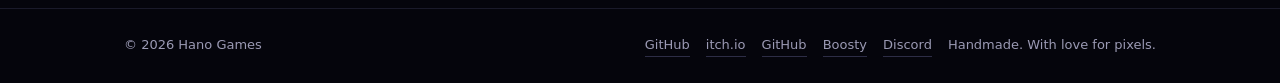
<file: void-weaver.html>
<!DOCTYPE html>
<html lang="ru">
<head>
<meta charset="utf-8">
<meta name="viewport" content="width=device-width, initial-scale=1">
<title>Void Weaver — Hano Games</title>
<meta name="description" content="Void Weaver — рогалик-шутер с градом пуль: сектора, боссы, модули, скины и ежедневный забег. Играй в браузере на ПК и телефоне.">
<meta property="og:title" content="Void Weaver">
<meta property="og:description" content="Рогалик-шутер про ткача пустоты: сектора, боссы, модули и ежедневный забег.">
<meta property="og:image" content="https://hano-games.netlify.app/img/og-vw-ru.png">
<meta property="og:image:width" content="1200">
<meta property="og:image:height" content="630">
<meta property="og:type" content="website">
<meta property="og:locale" content="ru_RU">
<meta property="og:locale:alternate" content="en_US">
<link rel="canonical" href="https://hano-games.netlify.app/void-weaver.html">
<link rel="icon" href="img/favicon-32.png" sizes="32x32">
<link rel="apple-touch-icon" href="img/apple-touch-icon.png">
<link rel="preload" href="fonts/dotgothic.woff2" as="font" type="font/woff2" crossorigin>
<link rel="stylesheet" href="css/style.css">

<!-- Yandex.Metrika counter -->
<script type="text/javascript">
    (function(m,e,t,r,i,k,a){
        m[i]=m[i]||function(){(m[i].a=m[i].a||[]).push(arguments)};
        m[i].l=1*new Date();
        for (var j = 0; j < document.scripts.length; j++) {if (document.scripts[j].src === r) { return; }}
        k=e.createElement(t),a=e.getElementsByTagName(t)[0],k.async=1,k.src=r,a.parentNode.insertBefore(k,a)
    })(window, document,'script','https://mc.yandex.ru/metrika/tag.js?id=114110153', 'ym');

    ym(114110153, 'init', {ssr:true, webvisor:true, clickmap:true, ecommerce:"dataLayer", referrer: document.referrer, url: location.href, accurateTrackBounce:true, trackLinks:true});
</script>
<noscript><div><img src="https://mc.yandex.ru/watch/114110153" style="position:absolute; left:-9999px;" alt="" /></div></noscript>
<!-- /Yandex.Metrika counter -->
</head>
<body data-page="game">
<div id="starfield" aria-hidden="true"></div>

<header class="top">
  <div class="wrap top-inner">
    <a class="logo" href="index.html">
      <img src="img/logo.png" alt="" width="34" height="34">
      <span>Hano Games</span>
    </a>
    <nav class="nav">
      <a href="index.html#portfolio" data-i18n="nav.games">Игры</a>
      <a href="index.html#about" data-i18n="nav.about">Обо мне</a>
      <a href="index.html#support" data-i18n="nav.support">Поддержать</a>
    </nav>
    <button class="lang" id="lang" type="button" aria-label="Switch language">EN</button>
  </div>
</header>

<main class="wrap game-page">
  <a class="back" href="index.html#portfolio" data-i18n="game.back">← Все игры</a>

  <div class="game-head">
    <div>
      <span class="tag" data-i18n="vw.tag">Рогалик-шутер · ПК · Браузер · Телефон</span>
      <h1>Void Weaver</h1>
      <p class="lead" data-i18n="vw.lead">Ткач пустоты пробивается через сектора: град пуль, graze-механика, модули и боссы. Каждый забег — новый маршрут по карте секторов, а ежедневный забег даёт один общий вызов для всех.</p>
      <div class="actions">
        <a class="btn primary" href="games/void-weaver/" data-i18n="vw.play">Играть в браузере</a>
        <a class="btn ghost" href="https://github.com/HanoSoullsGames/void-weaver/releases/latest" target="_blank" rel="noopener" data-i18n="vw.download">Скачать для Windows</a>
        <button class="btn ghost" type="button" data-action="share" data-i18n="btn.share">Поделиться</button>
        <a class="btn ghost" href="https://hanosoulls.itch.io/void-weaver" target="_blank" rel="noopener">itch.io</a>
      </div>
      <p class="note" data-i18n="vw.dl.note">Windows 10/11 · exe · 105 МБ · без установки</p>
      <p class="note" id="pc">
        <a href="https://github.com/HanoSoullsGames/void-weaver/releases/latest" target="_blank" rel="noopener" data-i18n="vw.dl.release">Все файлы и контрольные суммы — на странице релиза</a>
      </p>
    </div>
  </div>

  <section class="block">
    <img class="hero-shot" src="img/cover-vw-ru-wide.jpg" alt="Void Weaver" width="1280" height="752" loading="lazy"
         data-src-ru="img/cover-vw-ru-wide.jpg" data-src-en="img/cover-vw-wide.jpg">
  </section>

  <section class="block">
    <h2 data-i18n="vw.features.title">Особенности</h2>
    <ul class="features">
      <li data-i18n="vw.f1">Кампания с боссами и Boss Rush</li>
      <li data-i18n="vw.f2">Карта секторов: элитные и аномальные узлы</li>
      <li data-i18n="vw.f3">Модули, скины и комбо-билды</li>
      <li data-i18n="vw.f4">Graze-механика и ранги за забег</li>
      <li data-i18n="vw.f5">Ежедневный забег — общий вызов</li>
      <li data-i18n="vw.f6">Сохранение забега, пауза и настройки</li>
      <li data-i18n="vw.f7">Русский и английский языки</li>
      <li data-i18n="vw.f8">Управление мышью и стиками на телефоне</li>
    </ul>
  </section>

  <section class="block">
    <h2 data-i18n="game.shots.title">Скриншоты</h2>
    <div class="gallery">
      <img src="img/shots/ru-vw-01_menu.webp" data-shot="vw-01_menu" alt="" loading="lazy">
      <img src="img/shots/ru-vw-02_intro.webp" data-shot="vw-02_intro" alt="" loading="lazy">
      <img src="img/shots/ru-vw-03_action.webp" data-shot="vw-03_action" alt="" loading="lazy">
      <img src="img/shots/ru-vw-04_shop.webp" data-shot="vw-04_shop" alt="" loading="lazy">
    </div>
  </section>

  <section class="block">
    <h2 data-i18n="vw.controls.title">Управление</h2>
    <dl class="specs">
      <div><dt>WASD / стрелки</dt><dd data-i18n="vw.c1">движение</dd></div>
      <div><dt data-i18n="vw.c.mouse">Мышь</dt><dd data-i18n="vw.c2">прицел</dd></div>
      <div><dt data-i18n="vw.c.lmb">ЛКМ</dt><dd data-i18n="vw.c3">огонь</dd></div>
      <div><dt>Space / Shift</dt><dd data-i18n="vw.c4">рывок</dd></div>
      <div><dt>P / Esc</dt><dd data-i18n="vw.c5">пауза</dd></div>
      <div><dt>L</dt><dd data-i18n="vw.c6">язык RU/EN</dd></div>
    </dl>
    <p class="note" data-i18n="vw.mobile.note">На телефоне управление появляется автоматически: два стика и кнопки способностей.</p>
  </section>

  <section class="block">
    <h2 data-i18n="game.specs.title">Детали</h2>
    <dl class="specs">
      <div><dt data-i18n="specs.platform">Платформы</dt><dd data-i18n="vw.specs.platform">Windows, браузер, мобильный браузер</dd></div>
      <div><dt data-i18n="specs.lang">Языки</dt><dd data-i18n="specs.lang.value">Русский, английский</dd></div>
      <div><dt data-i18n="specs.price">Цена</dt><dd data-i18n="specs.price.value">Бесплатно</dd></div>
      <div><dt data-i18n="specs.year">Год</dt><dd>2026</dd></div>
      <div><dt data-i18n="vw.specs.version">Версия</dt><dd>1.4.2</dd></div>
    </dl>
  </section>

  <section class="block support-panel" id="support">
    <div>
      <h2 data-i18n="support.title">Поддержать</h2>
      <p data-i18n="support.text">Игры бесплатные. Если хочется отблагодарить — можно поддержать на Boosty. Это помогает делать следующие.</p>
    </div>
    <button class="btn primary" type="button" data-action="support" data-i18n="btn.support">Поддержать на Boosty</button>
  </section>
</main>

<footer class="foot">
  <div class="wrap foot-inner">
    <span>© 2026 Hano Games</span>
    <span class="foot-links">
      <a href="https://github.com/HanoSoullsGames/pixel-rampage" target="_blank" rel="noopener">GitHub</a>
      <a href="https://hanosoulls.itch.io/pixel-rampage" target="_blank" rel="noopener">itch.io</a>
      <a href="https://github.com/HanoSoullsGames/void-weaver" target="_blank" rel="noopener">GitHub</a>
      <a href="https://boosty.to/hano.games" target="_blank" rel="noopener">Boosty</a>
      <a href="https://discord.gg/8kCTWJewCb" target="_blank" rel="noopener">Discord</a>
      <span data-i18n="footer.made">Сделано вручную. С любовью к пикселям.</span>
    </span>
  </div>
</footer>

<div class="toast" id="toast" role="status" aria-live="polite"></div>

<script src="js/main.js?v=3"></script>
</body>
</html>
</file>
<file: css/style.css>
/* ---------- Fonts ---------- */
@font-face {
  font-family: 'DotGothic';
  src: url('../fonts/dotgothic.woff2') format('woff2');
  font-display: swap;
  font-weight: 400;
}

/* ---------- Base ---------- */
:root {
  --bg: #05050c;
  --panel: rgba(17, 17, 30, 0.86);
  --line: #262640;
  --ink: #ecebf5;
  --dim: #9b9ab4;
  --accent: #ff9f1c;
  --accent2: #38d6ff;
  --max: 1080px;
}

* { box-sizing: border-box; }

[hidden] { display: none !important; }

.notfound {
  min-height: 60vh;
  padding: 80px 24px 40px;
  text-align: center;
}

.notfound h1 {
  margin: 8px 0 12px;
  font-size: clamp(28px, 5vw, 44px);
}

.notfound .sub {
  color: var(--dim);
  margin: 0 0 26px;
}

.notfound .actions {
  justify-content: center;
}

html { background: var(--bg); scroll-behavior: smooth; }

body {
  margin: 0;
  min-height: 100vh;
  color: var(--ink);
  font-family: 'Segoe UI', system-ui, -apple-system, 'Helvetica Neue', Arial, sans-serif;
  font-size: 16px;
  line-height: 1.6;
  background:
    radial-gradient(900px 500px at 12% -5%, rgba(60, 40, 120, 0.45), transparent 70%),
    radial-gradient(700px 420px at 92% 8%, rgba(20, 90, 140, 0.35), transparent 70%),
    radial-gradient(800px 600px at 50% 110%, rgba(90, 30, 90, 0.3), transparent 70%),
    var(--bg);
  background-attachment: fixed;
}

/* звёзды: статичная плотная сетка, мерцание — отдельными точками */
body::before {
  content: "";
  position: fixed;
  inset: 0;
  background: url('../img/stars.png') repeat;
  opacity: 0.5;
  pointer-events: none;
  z-index: 0;
}

#starfield {
  position: fixed;
  inset: 0;
  overflow: hidden;
  pointer-events: none;
  z-index: 1;
}

.star {
  position: absolute;
  border-radius: 50%;
  background: #dbe4ff;
  opacity: 0.3;
  animation: twinkle var(--dur, 12s) ease-in-out var(--delay, 0s) infinite;
}

@keyframes twinkle {
  0%, 100% { opacity: 0.1; transform: scale(0.85); }
  50% { opacity: 0.85; transform: scale(1.08); }
}

.meteor {
  position: absolute;
  width: 180px;
  height: 2px;
  border-radius: 2px;
  background: linear-gradient(90deg, rgba(190, 220, 255, 0) 0%, rgba(190, 220, 255, 0.75) 70%, #ffffff 100%);
  opacity: 0;
  transform: rotate(135deg);
  will-change: transform, opacity;
}

.meteor.go { animation: meteorFly 1.6s ease-out forwards; }

@keyframes meteorFly {
  0% { opacity: 0; transform: translate3d(0, 0, 0) rotate(135deg); }
  12% { opacity: 0.9; }
  100% { opacity: 0; transform: translate3d(-55vw, 55vh, 0) rotate(135deg); }
}

header, main, footer { position: relative; z-index: 2; }

.wrap {
  width: 100%;
  max-width: var(--max);
  margin: 0 auto;
  padding: 0 24px;
}

a { color: var(--accent2); }

h1, h2, h3, .logo span, .btn, .tag, .lang {
  font-family: 'DotGothic', ui-monospace, 'Cascadia Mono', monospace;
  font-weight: 400;
}

h2 {
  position: relative;
  margin: 0 0 24px;
  font-size: 30px;
  letter-spacing: 0.04em;
  text-transform: uppercase;
}

h2::before {
  content: "";
  display: inline-block;
  width: 10px;
  height: 22px;
  margin-right: 12px;
  background: var(--accent);
  vertical-align: -3px;
  box-shadow: 0 0 16px rgba(255, 159, 28, 0.6);
}

/* ---------- Header ---------- */
.top {
  position: sticky;
  top: 0;
  z-index: 10;
  background: rgba(5, 5, 12, 0.72);
  border-bottom: 1px solid rgba(120, 120, 180, 0.18);
  backdrop-filter: blur(10px);
}

.top-inner {
  display: flex;
  align-items: center;
  gap: 24px;
  height: 66px;
}

.logo {
  display: flex;
  align-items: center;
  gap: 10px;
  color: var(--ink);
  text-decoration: none;
  letter-spacing: 0.06em;
  text-transform: uppercase;
  font-size: 15px;
}

.logo img {
  image-rendering: pixelated;
  outline: 2px solid rgba(255, 159, 28, 0.55);
  outline-offset: 2px;
  box-shadow: 0 0 14px rgba(255, 159, 28, 0.18);
}

.nav {
  display: flex;
  gap: 22px;
  margin-left: auto;
}

.nav a {
  color: var(--dim);
  text-decoration: none;
  font-size: 14px;
  letter-spacing: 0.02em;
}

.nav a:hover { color: var(--ink); }

.lang {
  width: 46px;
  height: 32px;
  border: 2px solid var(--line);
  background: transparent;
  color: var(--ink);
  font-size: 12px;
  letter-spacing: 0.08em;
  cursor: pointer;
}

.lang:hover { border-color: var(--accent2); color: var(--accent2); }

/* ---------- Hero ---------- */
.hero { padding: 104px 0 72px; }

.kicker {
  margin: 0 0 14px;
  color: var(--accent);
  font-size: 12px;
  letter-spacing: 0.32em;
  text-transform: uppercase;
}

.hero h1 {
  margin: 0;
  font-size: clamp(44px, 9vw, 92px);
  line-height: 1.02;
  letter-spacing: 0.02em;
  text-transform: uppercase;
  background: linear-gradient(180deg, #ffffff 30%, #a9b8ff 100%);
  -webkit-background-clip: text;
  background-clip: text;
  color: transparent;
  filter: drop-shadow(0 0 26px rgba(56, 214, 255, 0.22));
}

.tagline {
  max-width: 34ch;
  margin: 18px 0 0;
  font-size: 19px;
  color: #c9c8da;
}

.actions {
  display: flex;
  flex-wrap: wrap;
  gap: 14px;
  margin-top: 30px;
}

.note {
  margin: 16px 0 0;
  color: var(--dim);
  font-size: 13px;
}

/* ---------- Buttons ---------- */
.btn {
  display: inline-flex;
  align-items: center;
  justify-content: center;
  padding: 13px 22px;
  border: 2px solid var(--line);
  background: transparent;
  color: var(--ink);
  font-size: 13px;
  letter-spacing: 0.1em;
  text-transform: uppercase;
  cursor: pointer;
  transition: transform 0.12s ease, box-shadow 0.12s ease, border-color 0.12s ease, background 0.12s ease;
}

.btn:hover { transform: translateY(-2px); }
.btn:active { transform: translateY(0); }

.btn.primary {
  background: var(--accent);
  border-color: #ffb347;
  color: #120c04;
  box-shadow: 0 0 0 rgba(255, 159, 28, 0);
}

.btn.primary:hover { box-shadow: 0 10px 26px rgba(255, 159, 28, 0.28); }

.btn.ghost:hover {
  border-color: var(--accent2);
  color: #ffffff;
  box-shadow: 0 10px 26px rgba(56, 214, 255, 0.18);
}

/* ---------- Sections ---------- */
.section { padding: 56px 0; }

.sub {
  margin: -10px 0 26px;
  color: var(--dim);
}

/* ---------- Hero layout ---------- */
.hero-grid {
  display: grid;
  grid-template-columns: 1.35fr 0.65fr;
  gap: 48px;
  align-items: center;
}

.hero-art { display: flex; justify-content: center; }

.hero-art img {
  width: 100%;
  max-width: 250px;
  height: auto;
  image-rendering: pixelated;
  padding: 8px;
  background: rgba(8, 8, 16, 0.7);
  border: 2px solid rgba(255, 159, 28, 0.55);
  outline: 1px solid rgba(56, 214, 255, 0.28);
  outline-offset: 7px;
  box-shadow: 0 0 60px rgba(56, 214, 255, 0.16);
}

.bio {
  max-width: 54ch;
  margin: 20px 0 0;
  color: #c2c1d4;
}

/* ---------- About ---------- */
.about-grid {
  display: grid;
  grid-template-columns: 1.25fr 0.75fr;
  gap: 40px;
  align-items: start;
}

.skills {
  display: flex;
  flex-wrap: wrap;
  gap: 10px;
  margin: 0;
  padding: 0;
  list-style: none;
}

.skills li {
  padding: 8px 12px;
  border: 1px solid var(--line);
  background: rgba(20, 20, 36, 0.6);
  color: #d3d2e2;
  font-size: 13px;
}

/* ---------- Portfolio ---------- */
.portfolio {
  display: grid;
  grid-template-columns: repeat(auto-fit, minmax(300px, 1fr));
  align-items: stretch;
  gap: 22px;
}

.game-card {
  display: flex;
  flex-direction: column;
  height: 100%;
  background: var(--panel);
  border: 2px solid var(--line);
  color: inherit;
  text-decoration: none;
  transition: border-color 0.15s ease, transform 0.15s ease, box-shadow 0.15s ease;
}

.game-card:hover {
  border-color: rgba(255, 159, 28, 0.7);
  transform: translateY(-3px);
  box-shadow: 0 18px 50px rgba(0, 0, 0, 0.45);
}

.game-card-art { overflow: hidden; aspect-ratio: 800 / 470; }

.game-card-art img {
  width: 100%;
  height: 100%;
  object-fit: cover;
  display: block;
}

.game-card-body { padding: 24px; }

.game-card h3 {
  margin: 12px 0 8px;
  font-size: 24px;
  letter-spacing: 0.03em;
  text-transform: uppercase;
}

.soon-card {
  justify-content: center;
  align-items: center;
  text-align: center;
  border-style: dashed;
  color: var(--dim);
  min-height: 300px;
}

.soon-inner { padding: 28px; }
.soon-card h3 { color: var(--ink); }

.game-card p { margin: 0 0 18px; color: #c2c1d4; }

.tag {
  display: inline-block;
  padding: 4px 9px;
  border: 1px solid rgba(56, 214, 255, 0.35);
  color: var(--accent2);
  font-size: 11px;
  letter-spacing: 0.16em;
  text-transform: uppercase;
}

.more { color: var(--accent); font-size: 14px; }

/* ---------- About ---------- */
.about { max-width: 72ch; }
.about p { margin: 0 0 16px; color: #c8c7d9; }

/* ---------- Support ---------- */
.support-panel {
  display: flex;
  flex-wrap: wrap;
  align-items: center;
  justify-content: space-between;
  gap: 24px;
  padding: 30px;
  border: 2px solid rgba(255, 159, 28, 0.35);
  background: linear-gradient(180deg, rgba(255, 159, 28, 0.07), rgba(255, 159, 28, 0.01));
}

.support-panel h2 { margin-bottom: 10px; }
.support-panel p { margin: 0; color: #c8c7d9; max-width: 52ch; }

/* ---------- Hero-скриншот игры ---------- */
.hero-shot {
  display: block;
  width: 100%;
  height: auto;
  border: 1px solid rgba(120, 120, 180, 0.18);
}

/* ---------- Footer ---------- */
.foot {
  margin-top: 40px;
  border-top: 1px solid rgba(120, 120, 180, 0.18);
}

.foot-inner {
  display: flex;
  flex-wrap: wrap;
  justify-content: space-between;
  gap: 10px;
  padding: 26px 24px;
  color: var(--dim);
  font-size: 13px;
}

.foot-links {
  display: inline-flex;
  flex-wrap: wrap;
  align-items: center;
  gap: 16px;
}

.foot a {
  color: var(--dim);
  text-decoration: none;
  border-bottom: 1px solid rgba(120, 120, 180, 0.35);
}

.foot a:hover {
  color: var(--accent2);
  border-bottom-color: var(--accent2);
}

/* ---------- Game page ---------- */
.game-page { padding-top: 40px; }

.back {
  color: var(--dim);
  text-decoration: none;
  font-size: 14px;
}

.back:hover { color: var(--accent2); }

.game-head { margin-top: 18px; }

.game-head h1 {
  margin: 14px 0 0;
  font-size: clamp(36px, 6vw, 62px);
  text-transform: uppercase;
  letter-spacing: 0.02em;
}

.lead {
  max-width: 68ch;
  margin: 16px 0 0;
  font-size: 18px;
  color: #c9c8da;
}

.shot-main {
  margin: 34px 0 0;
  border: 2px solid var(--line);
  line-height: 0;
}

.shot-main img, .gallery img {
  width: 100%;
  display: block;
}

/* трейлер */
.video-block { margin: 30px 0 0; }

.video-frame {
  position: relative;
  border: 2px solid var(--line);
  background: #000;
  aspect-ratio: 16 / 9;
  line-height: 0;
  transition: border-color 0.15s ease, box-shadow 0.15s ease;
}

.video-frame:hover {
  border-color: rgba(255, 159, 28, 0.55);
  box-shadow: 0 0 26px rgba(255, 159, 28, 0.12);
}

.video-frame video {
  display: block;
  width: 100%;
  height: 100%;
  object-fit: contain;
  background: #000;
  cursor: pointer;
}

.sound-toggle {
  position: absolute;
  right: 12px;
  bottom: 12px;
  padding: 8px 12px;
  font: inherit;
  font-size: 12px;
  letter-spacing: 0.08em;
  text-transform: uppercase;
  color: var(--ink);
  background: rgba(5, 5, 12, 0.78);
  border: 1px solid rgba(255, 159, 28, 0.5);
  cursor: pointer;
  transition: color 0.15s ease, border-color 0.15s ease, background 0.15s ease;
}

.sound-toggle:hover {
  color: var(--accent);
  border-color: var(--accent);
  background: rgba(5, 5, 12, 0.92);
}

.video-block .note { margin-top: 10px; }

.block { margin-top: 56px; }

.features {
  margin: 0;
  padding: 0;
  columns: 2;
  column-gap: 32px;
}

.features li {
  list-style: none;
  position: relative;
  padding-left: 22px;
  margin: 0 0 12px;
  break-inside: avoid;
  color: #d3d2e2;
}

.features li::before {
  content: "▸";
  position: absolute;
  left: 0;
  color: var(--accent);
}

.gallery {
  display: grid;
  grid-template-columns: repeat(2, 1fr);
  gap: 16px;
}

.gallery img { border: 2px solid var(--line); }

.specs {
  display: grid;
  grid-template-columns: repeat(auto-fit, minmax(230px, 1fr));
  gap: 12px;
  margin: 0;
}

.specs > div {
  border: 2px solid var(--line);
  background: rgba(15, 15, 28, 0.6);
  padding: 14px 16px;
}

.specs dt {
  font-size: 11px;
  letter-spacing: 0.16em;
  text-transform: uppercase;
  color: var(--dim);
}

.specs dd { margin: 6px 0 0; font-size: 16px; }

/* ---------- Toast ---------- */
.toast {
  position: fixed;
  left: 50%;
  bottom: 28px;
  z-index: 50;
  padding: 12px 20px;
  background: #14142a;
  border: 2px solid var(--line);
  font-family: 'DotGothic', ui-monospace, monospace;
  font-size: 13px;
  letter-spacing: 0.04em;
  opacity: 0;
  transform: translate(-50%, 16px);
  pointer-events: none;
  transition: opacity 0.2s ease, transform 0.2s ease;
}

.toast.show { opacity: 1; transform: translate(-50%, 0); }

/* ---------- Motion ---------- */
@media (prefers-reduced-motion: reduce) {
  body::before { animation: none; }
  .btn, .game-card { transition: none; }
}

/* ---------- Responsive ---------- */
@media (max-width: 860px) {
  .nav { display: none; }
  .features { columns: 1; }
  .hero { padding: 72px 0 48px; }
  .gallery { grid-template-columns: 1fr; }
  .hero-grid, .about-grid { grid-template-columns: 1fr; gap: 28px; }
  .hero-art { order: -1; }
  .hero-art img { max-width: 150px; }
}

@media (max-width: 520px) {
  h2 { font-size: 24px; }
  .tagline { font-size: 17px; }
  .actions .btn { width: 100%; }
}
</file>
